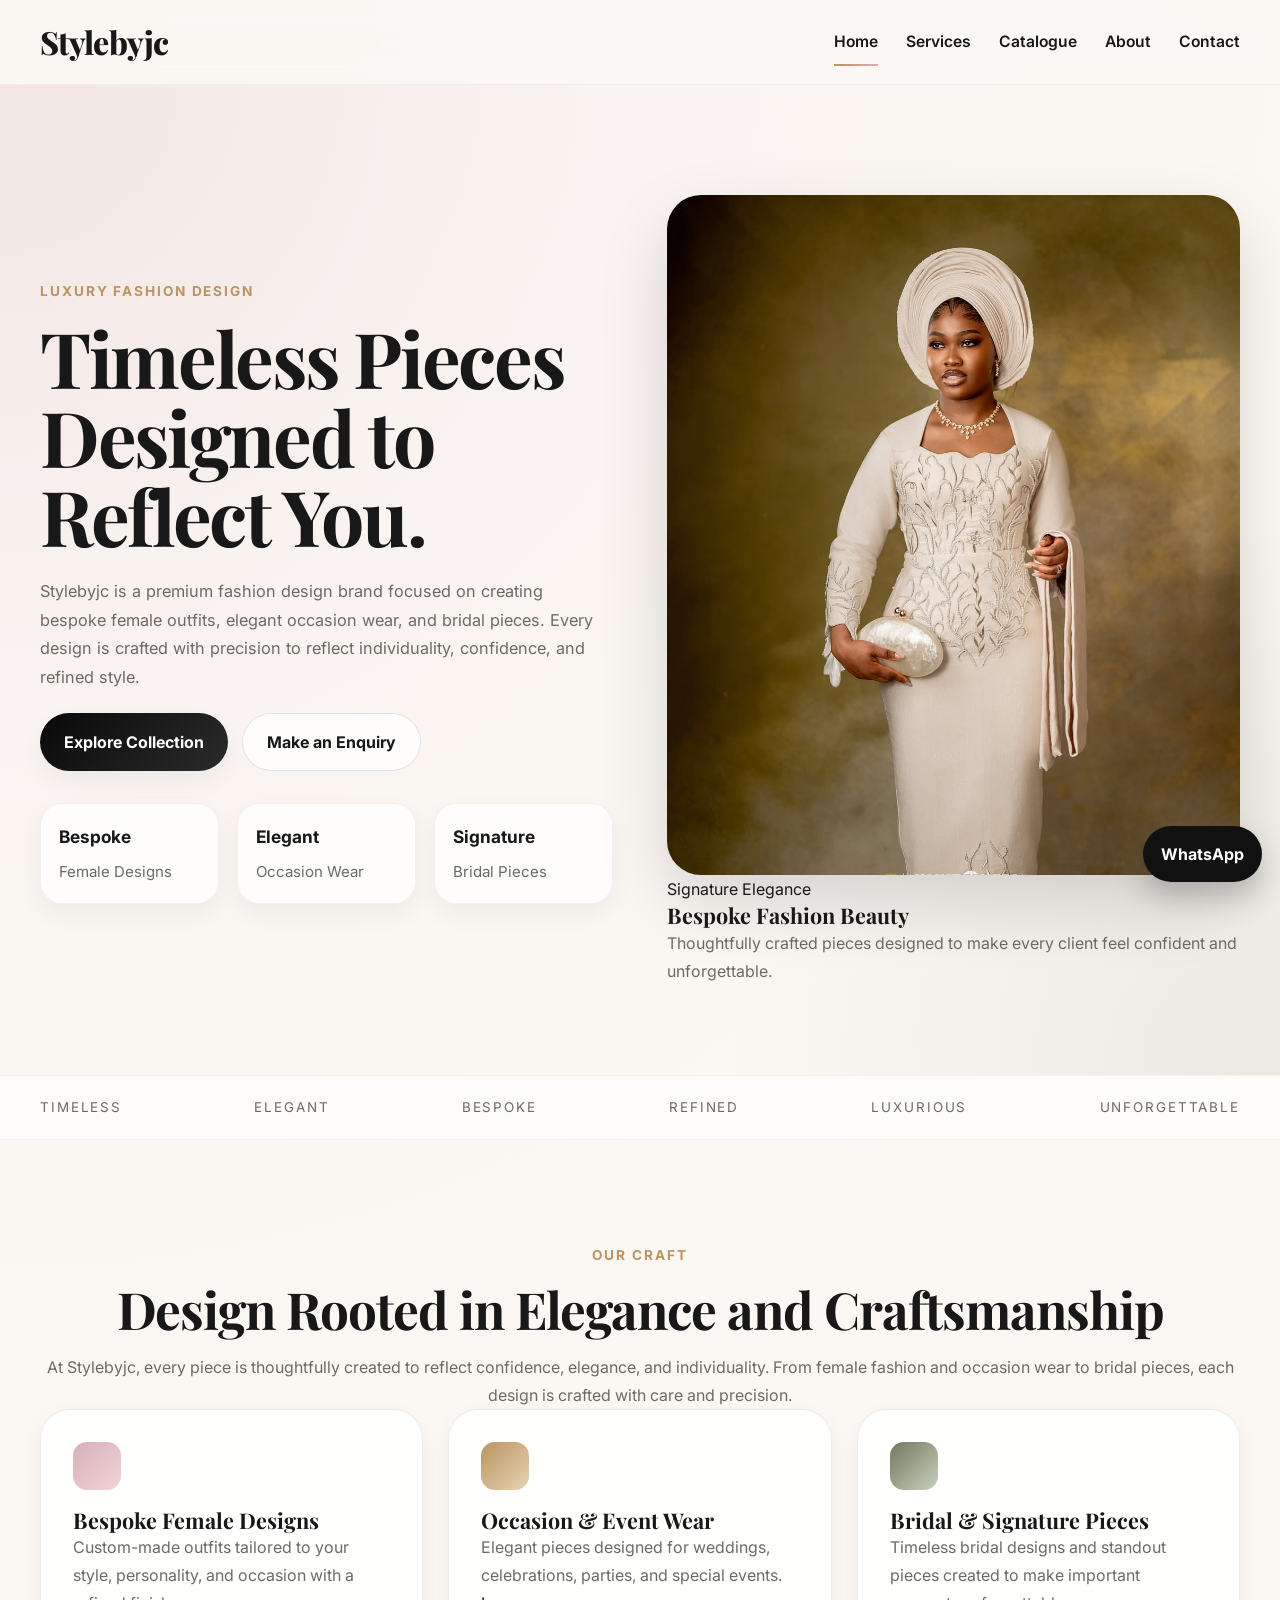
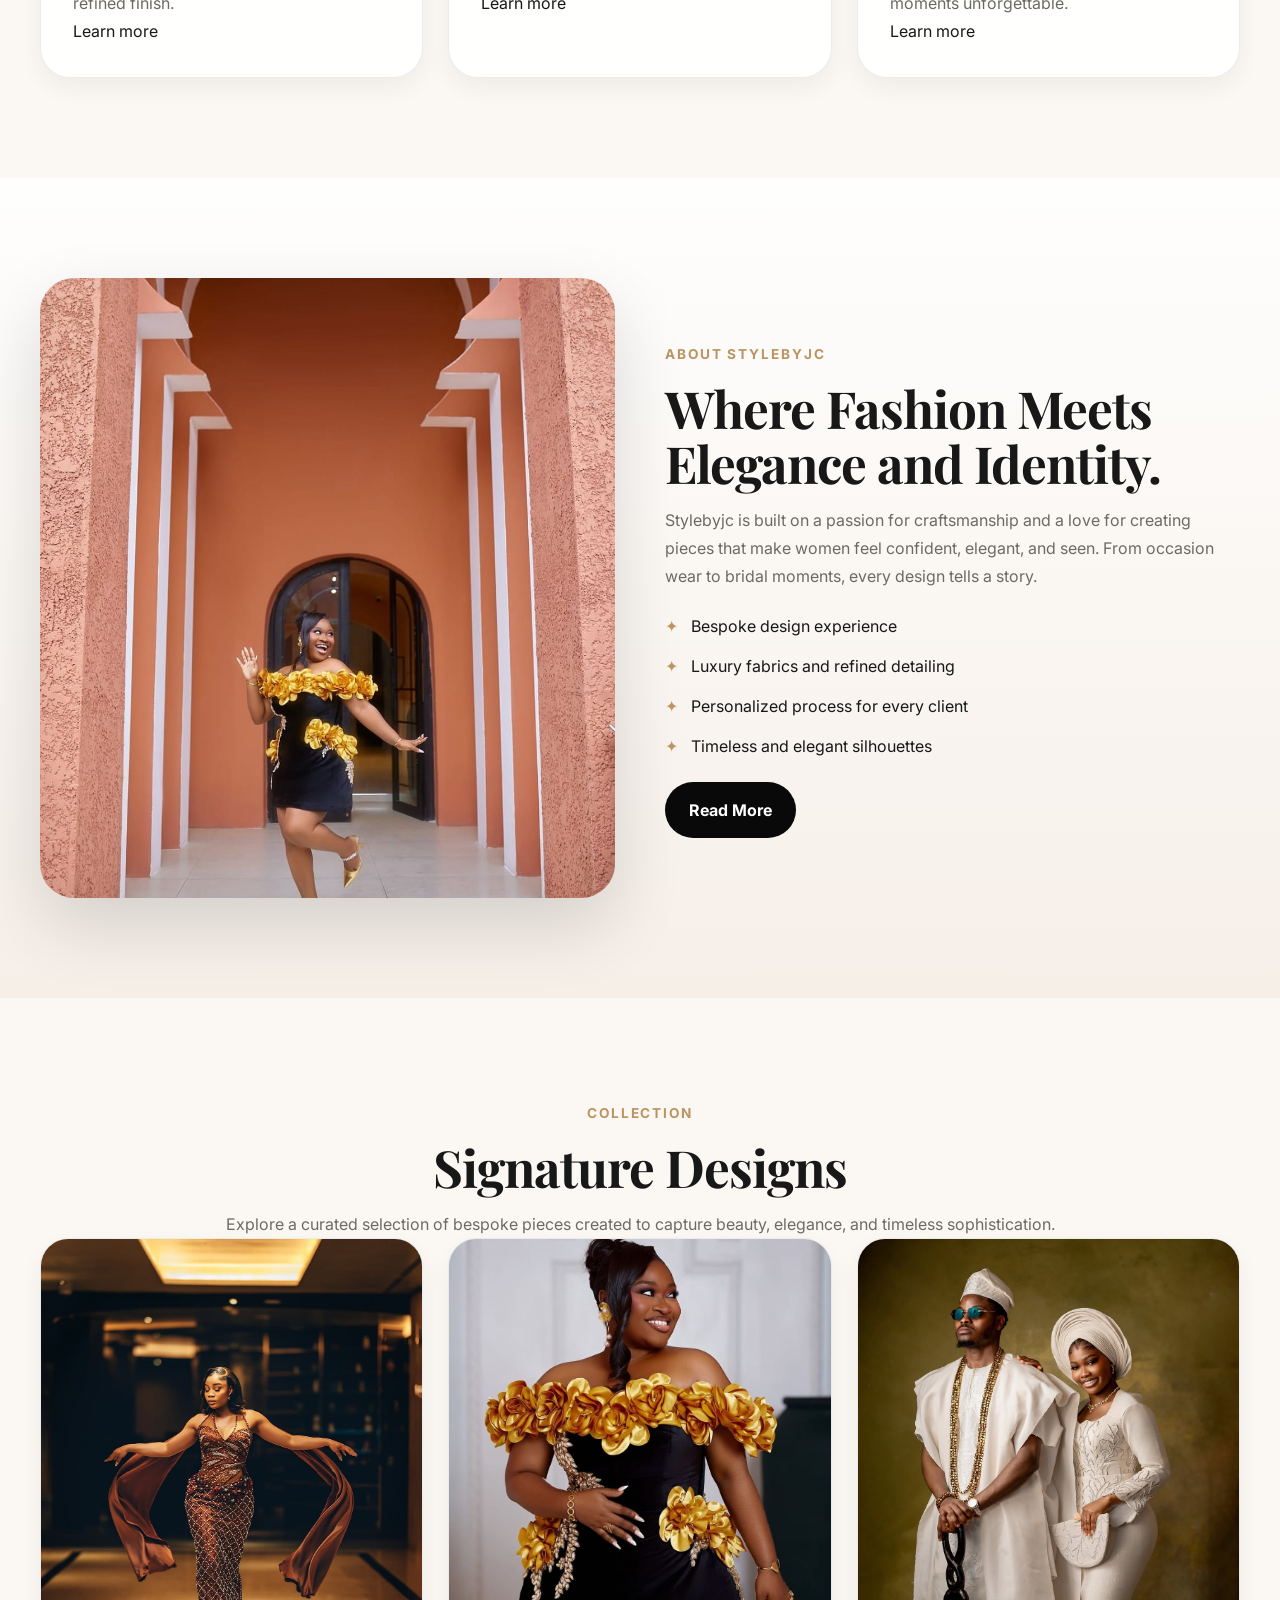
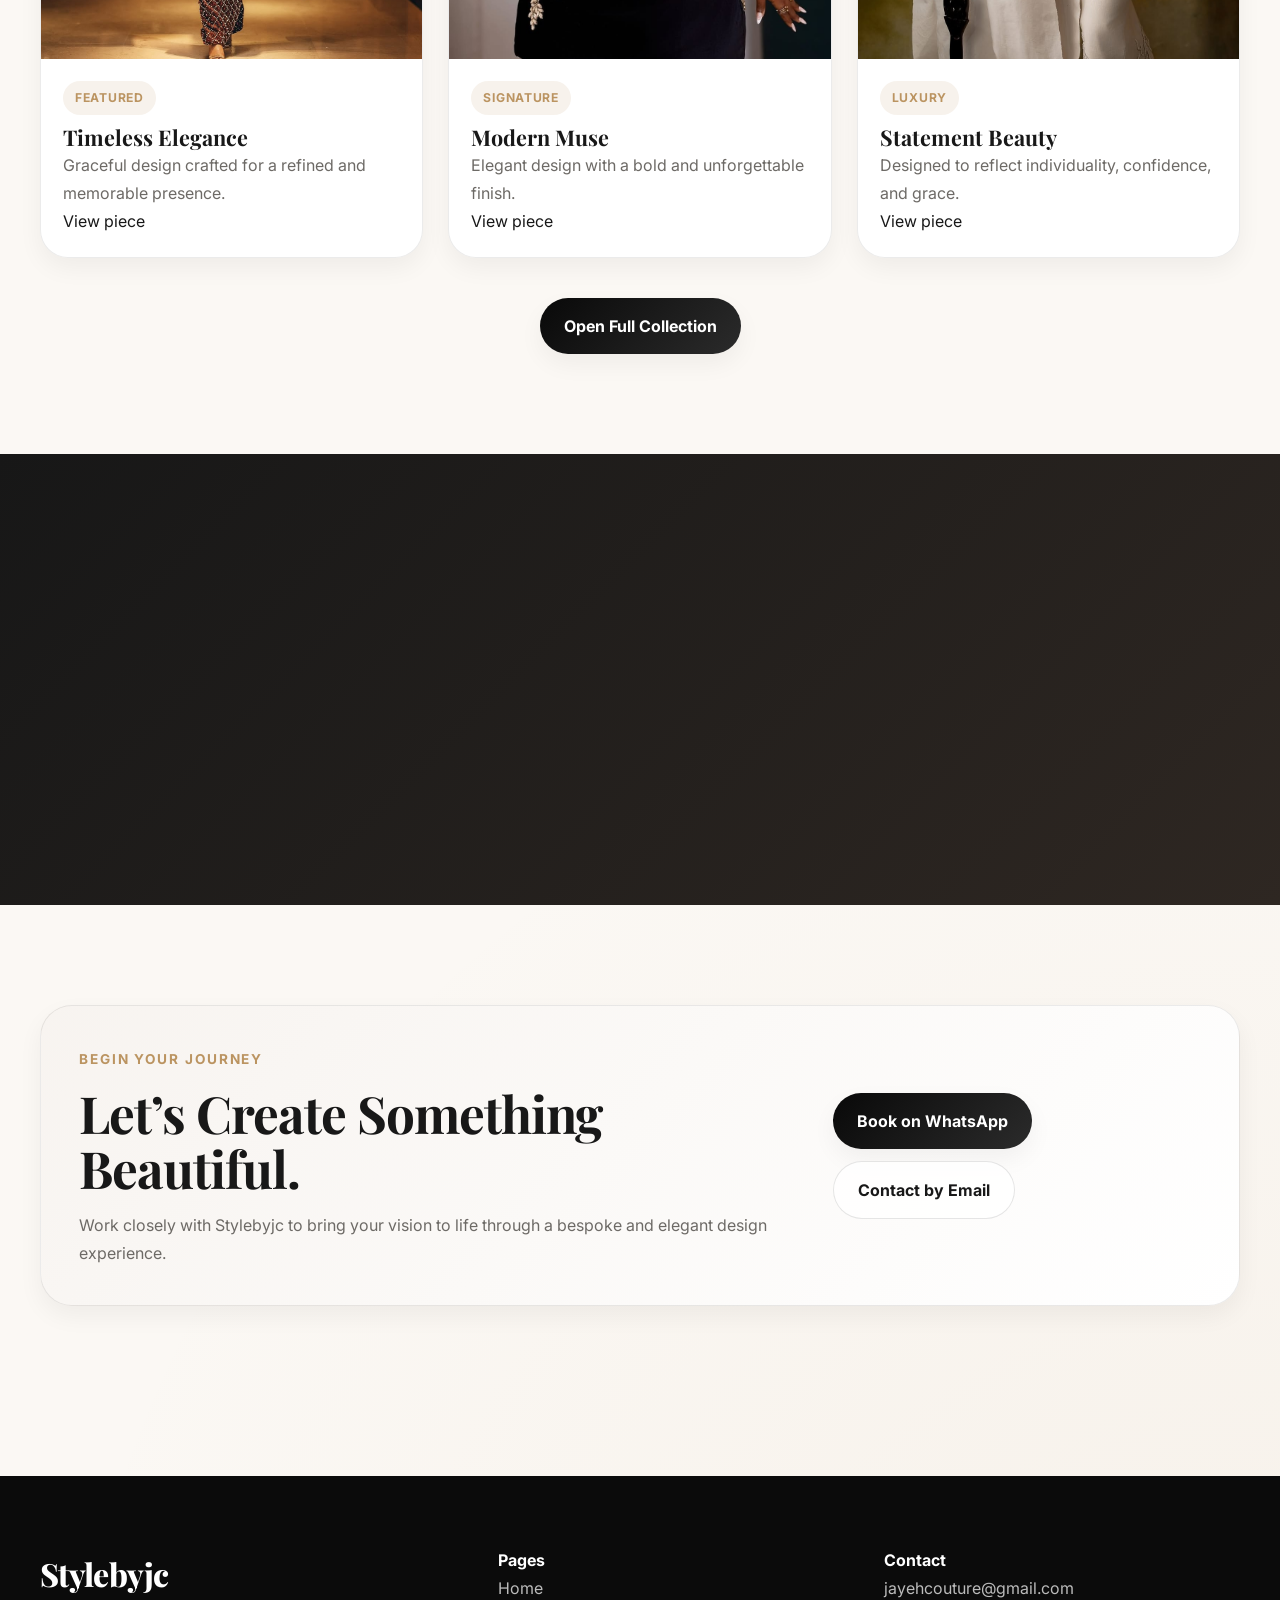
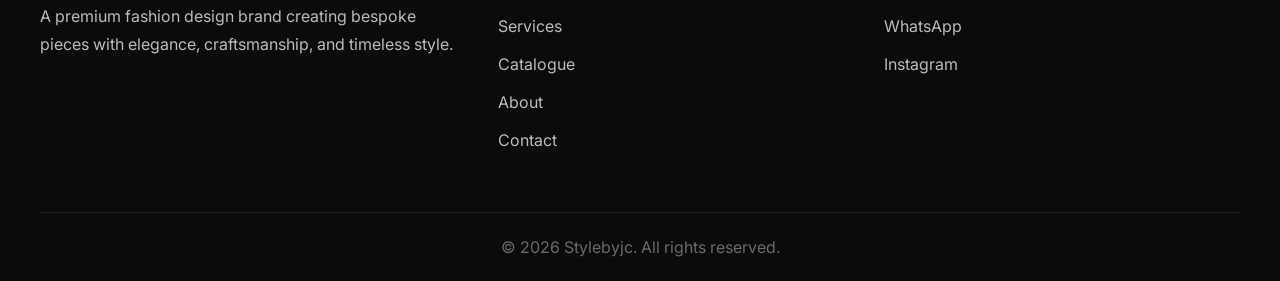
<file: index.html>
<!DOCTYPE html>
<html lang="en">
<head>
  <meta charset="UTF-8" />
  <meta name="viewport" content="width=device-width, initial-scale=1.0" />
  <title>Stylebyjc | Luxury Fashion Designer</title>
  <meta
    name="description"
    content="Stylebyjc is a premium fashion design brand creating bespoke female outfits, bridal pieces, and occasional male designs with elegance, craftsmanship, and individuality."
  />

  <link rel="preconnect" href="https://fonts.googleapis.com" />
  <link rel="preconnect" href="https://fonts.gstatic.com" crossorigin />
  <link
    href="https://fonts.googleapis.com/css2?family=Inter:wght@400;500;600;700;800&family=Playfair+Display:wght@600;700;800&display=swap"
    rel="stylesheet"
  />

  <link rel="stylesheet" href="style.css" />
</head>
<body>
  <div class="page-wrap">

    <header class="site-header">
      <div class="container nav-wrap">
        <a href="index.html" class="logo">Stylebyjc</a>

        <button
          class="menu-toggle"
          id="menuToggle"
          aria-label="Toggle navigation"
          aria-expanded="false"
          aria-controls="siteNav"
        >
          <span></span>
          <span></span>
          <span></span>
        </button>

        <nav class="site-nav" id="siteNav">
          <a class="active" href="index.html">Home</a>
          <a href="services.html">Services</a>
          <a href="catalogue.html">Catalogue</a>
          <a href="about.html">About</a>
          <a href="contact.html">Contact</a>
        </nav>
      </div>
    </header>

    <main>
      <section class="hero-section">
        <div class="container hero-grid">
          <div class="hero-content reveal">
            <span class="eyebrow">Luxury Fashion Design</span>
            <h1>Timeless Pieces Designed to Reflect You.</h1>
            <p>
              Stylebyjc is a premium fashion design brand focused on creating bespoke
              female outfits, elegant occasion wear, and bridal pieces. Every design is
              crafted with precision to reflect individuality, confidence, and refined style.
            </p>

            <div class="hero-actions">
              <a href="catalogue.html" class="btn btn-primary">Explore Collection</a>
              <a href="contact.html" class="btn btn-secondary">Make an Enquiry</a>
            </div>

            <div class="hero-mini-stats">
              <div>
                <strong>Bespoke</strong>
                <span>Female Designs</span>
              </div>
              <div>
                <strong>Elegant</strong>
                <span>Occasion Wear</span>
              </div>
              <div>
                <strong>Signature</strong>
                <span>Bridal Pieces</span>
              </div>
            </div>
          </div>

          <div class="hero-visual reveal delay-1">
            <div class="hero-image-card tilt-card">
              <img
                src="images/hero-main.jpg"
                alt="Stylebyjc fashion design hero image"
              />
            </div>

            <div class="hero-floating-card card-soft">
              <span class="mini-tag">Signature Elegance</span>
              <h3>Bespoke Fashion Beauty</h3>
              <p>
                Thoughtfully crafted pieces designed to make every client feel confident and unforgettable.
              </p>
            </div>
          </div>
        </div>
      </section>

      <section class="brand-bar">
        <div class="container brand-track">
          <span>Timeless</span>
          <span>Elegant</span>
          <span>Bespoke</span>
          <span>Refined</span>
          <span>Luxurious</span>
          <span>Unforgettable</span>
        </div>
      </section>

      <section class="section">
        <div class="container">
          <div class="section-head center reveal">
            <span class="eyebrow">Our Craft</span>
            <h2>Design Rooted in Elegance and Craftsmanship</h2>
            <p>
              At Stylebyjc, every piece is thoughtfully created to reflect confidence,
              elegance, and individuality. From female fashion and occasion wear to
              bridal pieces, each design is crafted with care and precision.
            </p>
          </div>

          <div class="cards-grid three-grid">
            <article class="feature-card reveal">
              <div class="card-icon pink"></div>
              <h3>Bespoke Female Designs</h3>
              <p>
                Custom-made outfits tailored to your style, personality, and occasion with a refined finish.
              </p>
              <a href="services.html" class="text-link">Learn more</a>
            </article>

            <article class="feature-card reveal delay-1">
              <div class="card-icon gold"></div>
              <h3>Occasion & Event Wear</h3>
              <p>
                Elegant pieces designed for weddings, celebrations, parties, and special events.
              </p>
              <a href="services.html" class="text-link">Learn more</a>
            </article>

            <article class="feature-card reveal delay-2">
              <div class="card-icon olive"></div>
              <h3>Bridal & Signature Pieces</h3>
              <p>
                Timeless bridal designs and standout pieces created to make important moments unforgettable.
              </p>
              <a href="services.html" class="text-link">Learn more</a>
            </article>
          </div>
        </div>
      </section>

      <section class="section soft-bg">
        <div class="container split-grid">
          <div class="split-image reveal tilt-card">
            <img
              src="images/home-about.jpg"
              alt="Stylebyjc fashion editorial portrait"
            />
          </div>

          <div class="split-content reveal delay-1">
            <span class="eyebrow">About Stylebyjc</span>
            <h2>Where Fashion Meets Elegance and Identity.</h2>
            <p>
              Stylebyjc is built on a passion for craftsmanship and a love for
              creating pieces that make women feel confident, elegant, and seen.
              From occasion wear to bridal moments, every design tells a story.
            </p>
            <ul class="check-list">
              <li>Bespoke design experience</li>
              <li>Luxury fabrics and refined detailing</li>
              <li>Personalized process for every client</li>
              <li>Timeless and elegant silhouettes</li>
            </ul>
            <a href="about.html" class="btn btn-dark">Read More</a>
          </div>
        </div>
      </section>

      <section class="section">
        <div class="container">
          <div class="section-head center reveal">
            <span class="eyebrow">Collection</span>
            <h2>Signature Designs</h2>
            <p>
              Explore a curated selection of bespoke pieces created to capture beauty,
              elegance, and timeless sophistication.
            </p>
          </div>

          <div class="catalogue-grid">
            <article class="catalogue-card reveal">
              <div class="catalogue-image-wrap">
                <img
                  src="images/home-catalogue-1.jpg"
                  alt="Stylebyjc design 1"
                />
              </div>
              <div class="catalogue-info">
                <span class="catalogue-tag">Featured</span>
                <h3>Timeless Elegance</h3>
                <p>Graceful design crafted for a refined and memorable presence.</p>
                <a href="catalogue.html" class="text-link">View piece</a>
              </div>
            </article>

            <article class="catalogue-card reveal delay-1">
              <div class="catalogue-image-wrap">
                <img
                  src="images/home-catalogue-2.jpg"
                  alt="Stylebyjc design 2"
                />
              </div>
              <div class="catalogue-info">
                <span class="catalogue-tag">Signature</span>
                <h3>Modern Muse</h3>
                <p>Elegant design with a bold and unforgettable finish.</p>
                <a href="catalogue.html" class="text-link">View piece</a>
              </div>
            </article>

            <article class="catalogue-card reveal delay-2">
              <div class="catalogue-image-wrap">
                <img
                  src="images/home-catalogue-3.jpg"
                  alt="Stylebyjc design 3"
                />
              </div>
              <div class="catalogue-info">
                <span class="catalogue-tag">Luxury</span>
                <h3>Statement Beauty</h3>
                <p>Designed to reflect individuality, confidence, and grace.</p>
                <a href="catalogue.html" class="text-link">View piece</a>
              </div>
            </article>
          </div>

          <div class="center top-gap reveal">
            <a href="catalogue.html" class="btn btn-primary">Open Full Collection</a>
          </div>
        </div>
      </section>

      <section class="section dark-band">
        <div class="container testimonial-grid">
          <div class="testimonial-copy reveal">
            <span class="eyebrow light">Brand Note</span>
            <h2>Style That Feels Personal and Unforgettable.</h2>
            <p>
              At Stylebyjc, every design is created to reflect confidence,
              elegance, and individuality — whether it’s for everyday wear,
              a special occasion, or your most important moments.
            </p>
          </div>

          <div class="testimonial-box reveal delay-1">
            <p>
              “Beautiful design should feel like an extension of who you are —
              refined, intentional, and unforgettable.”
            </p>
            <span>— Stylebyjc</span>
          </div>
        </div>
      </section>

      <section class="section">
        <div class="container cta-panel reveal">
          <div>
            <span class="eyebrow">Begin Your Journey</span>
            <h2>Let’s Create Something Beautiful.</h2>
            <p>
              Work closely with Stylebyjc to bring your vision to life through
              a bespoke and elegant design experience.
            </p>
          </div>

          <div class="cta-buttons">
            <a
              href="https://wa.me/2349056727753?text=Hello%20Stylebyjc%2C%20I%20would%20like%20to%20make%20an%20enquiry."
              target="_blank"
              class="btn btn-primary"
            >
              Book on WhatsApp
            </a>
            <a href="contact.html" class="btn btn-secondary">Contact by Email</a>
          </div>
        </div>
      </section>
    </main>

    <footer class="site-footer">
      <div class="container footer-grid">
        <div class="footer-brand">
          <a href="index.html" class="logo footer-logo">Stylebyjc</a>
          <p>
            A premium fashion design brand creating bespoke pieces with elegance,
            craftsmanship, and timeless style.
          </p>
        </div>

        <div>
          <h4>Pages</h4>
          <ul>
            <li><a href="index.html">Home</a></li>
            <li><a href="services.html">Services</a></li>
            <li><a href="catalogue.html">Catalogue</a></li>
            <li><a href="about.html">About</a></li>
            <li><a href="contact.html">Contact</a></li>
          </ul>
        </div>

        <div>
          <h4>Contact</h4>
          <ul>
            <li><a href="mailto:jayehcouture@gmail.com">jayehcouture@gmail.com</a></li>
            <li><a href="https://wa.me/2349056727753" target="_blank">WhatsApp</a></li>
            <li><a href="#">Instagram</a></li>
          </ul>
        </div>
      </div>

      <div class="container footer-bottom">
        <p>© 2026 Stylebyjc. All rights reserved.</p>
      </div>
    </footer>

    <a
      class="whatsapp-float"
      href="https://wa.me/2349056727753?text=Hello%20Stylebyjc%2C%20I%20would%20like%20to%20make%20an%20enquiry."
      target="_blank"
      aria-label="Chat on WhatsApp"
    >
      WhatsApp
    </a>
  </div>

  <script src="script.js"></script>
</body>
</html>
</file>
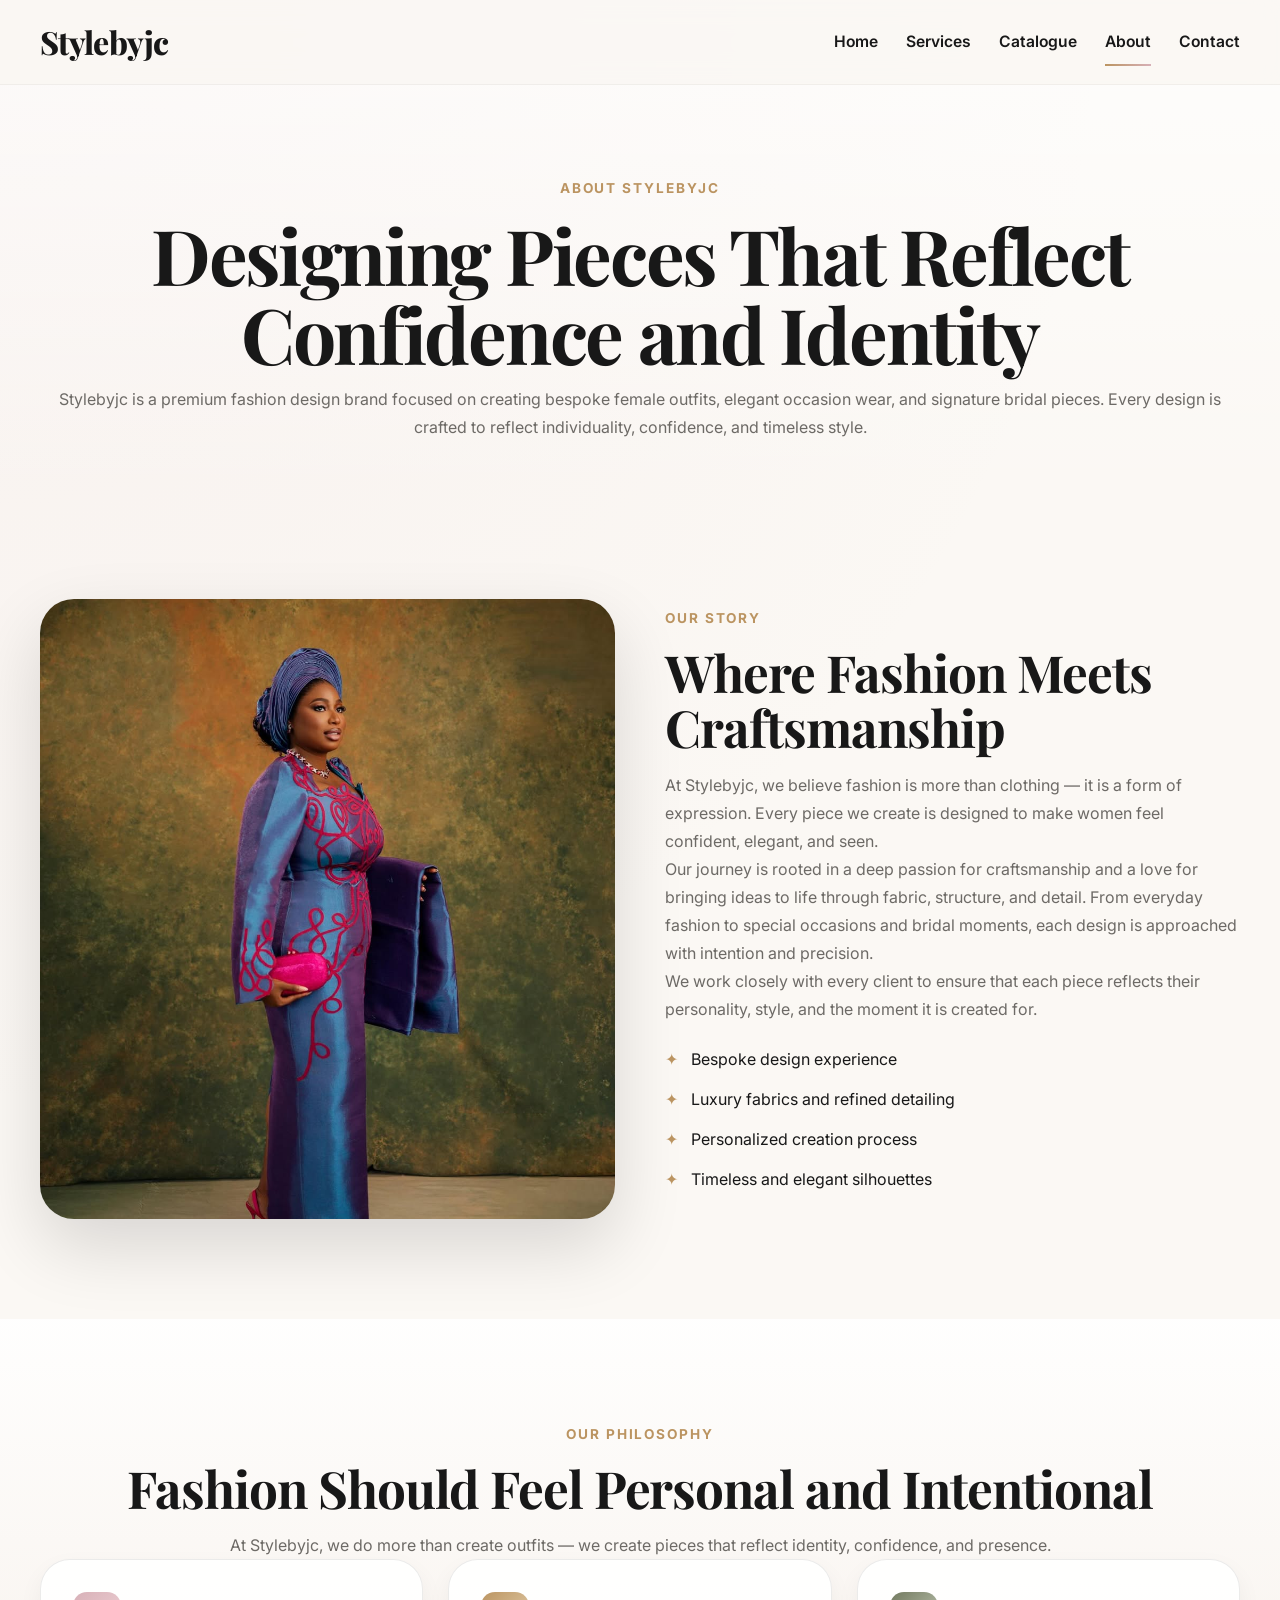
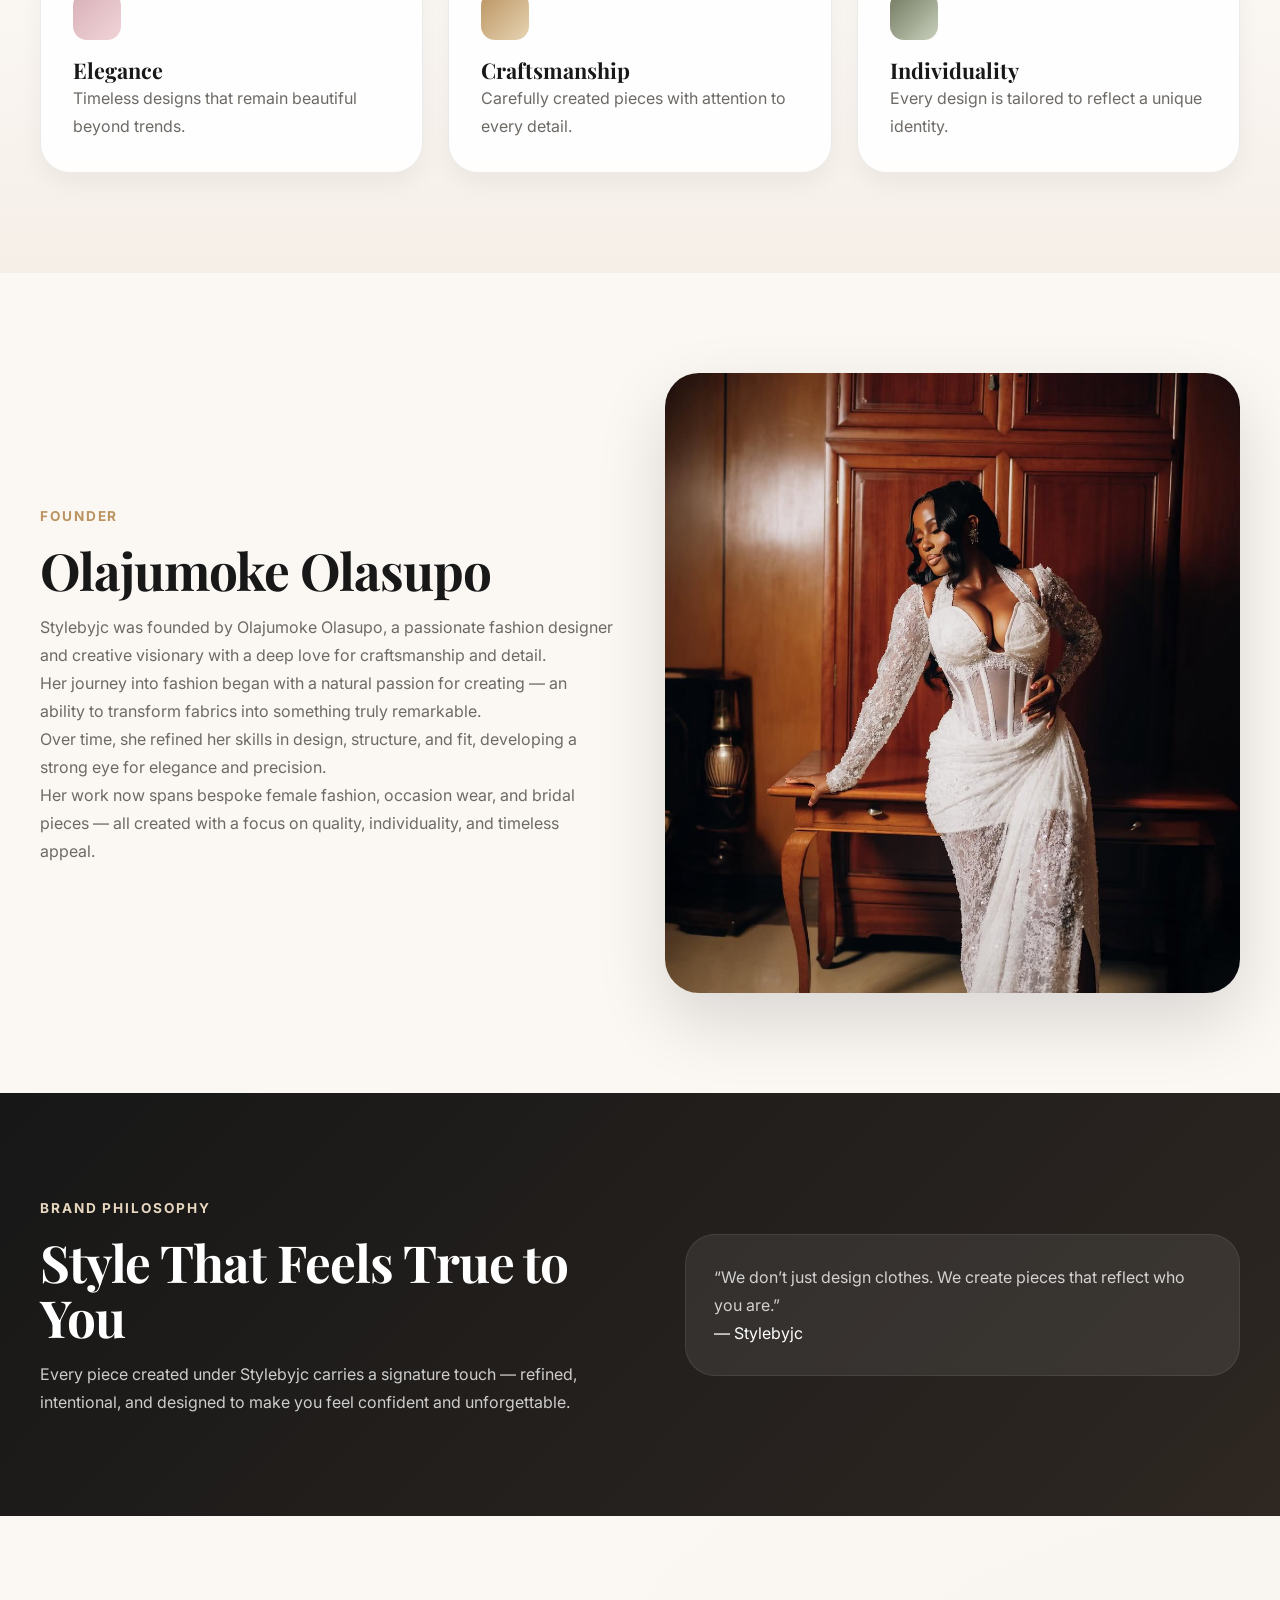
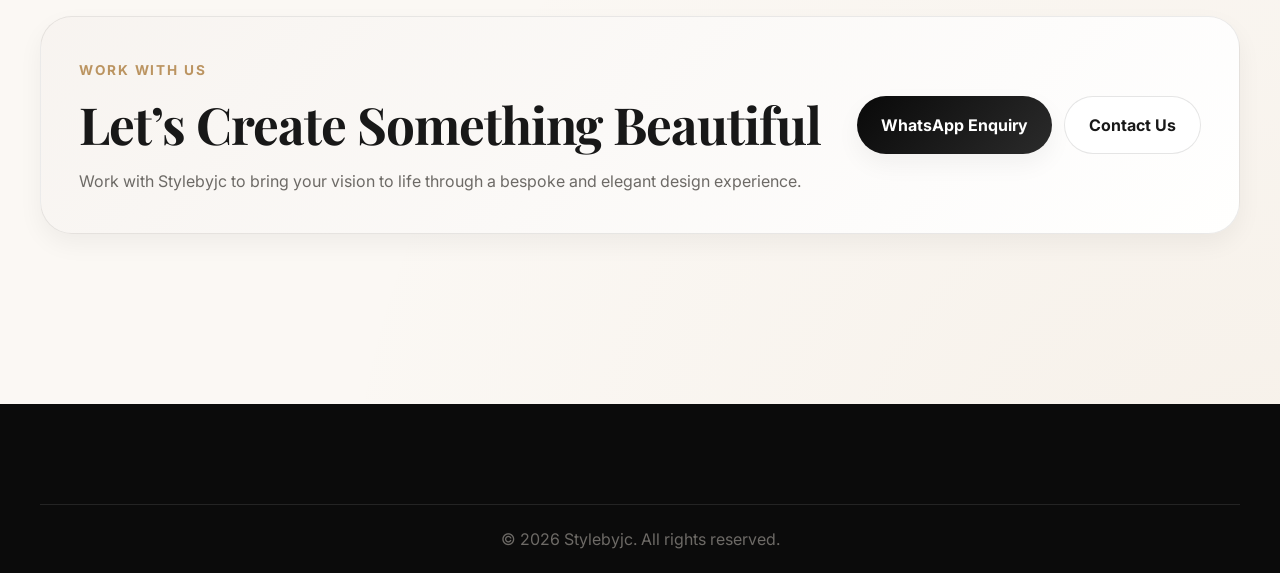
<file: about.html>
<!DOCTYPE html>
<html lang="en">
<head>

<meta charset="UTF-8">
<meta name="viewport" content="width=device-width, initial-scale=1.0">

<title>About | Stylebyjc</title>

<meta name="description"
content="Learn about Stylebyjc, a premium fashion design brand creating bespoke female outfits, occasion wear, bridal pieces, and timeless designs with elegance and craftsmanship.">

<link rel="preconnect" href="https://fonts.googleapis.com">
<link rel="preconnect" href="https://fonts.gstatic.com" crossorigin>

<link href="https://fonts.googleapis.com/css2?family=Inter:wght@400;500;600;700;800&family=Playfair+Display:wght@600;700;800&display=swap" rel="stylesheet">

<link rel="stylesheet" href="style.css">

</head>

<body>

<div class="page-wrap">

<header class="site-header">
<div class="container nav-wrap">

<a href="index.html" class="logo">Stylebyjc</a>

<button class="menu-toggle" id="menuToggle">
<span></span>
<span></span>
<span></span>
</button>

<nav class="site-nav" id="siteNav">
<a href="index.html">Home</a>
<a href="services.html">Services</a>
<a href="catalogue.html">Catalogue</a>
<a class="active" href="about.html">About</a>
<a href="contact.html">Contact</a>
</nav>

</div>
</header>

<main>

<!-- HERO -->
<section class="page-hero light-page-hero">
<div class="container center reveal">

<span class="eyebrow">About Stylebyjc</span>

<h1>Designing Pieces That Reflect Confidence and Identity</h1>

<p>
Stylebyjc is a premium fashion design brand focused on creating bespoke
female outfits, elegant occasion wear, and signature bridal pieces.
Every design is crafted to reflect individuality, confidence, and timeless style.
</p>

</div>
</section>

<!-- BRAND STORY -->
<section class="section">
<div class="container split-grid align-start">

<div class="split-image reveal tilt-card">
<img src="images/about-hero.jpg" alt="Stylebyjc fashion design">
</div>

<div class="split-content reveal delay-1">

<span class="eyebrow">Our Story</span>

<h2>Where Fashion Meets Craftsmanship</h2>

<p>
At Stylebyjc, we believe fashion is more than clothing — it is a form of expression.
Every piece we create is designed to make women feel confident, elegant, and seen.
</p>

<p>
Our journey is rooted in a deep passion for craftsmanship and a love for
bringing ideas to life through fabric, structure, and detail.
From everyday fashion to special occasions and bridal moments,
each design is approached with intention and precision.
</p>

<p>
We work closely with every client to ensure that each piece reflects
their personality, style, and the moment it is created for.
</p>

<ul class="check-list">
<li>Bespoke design experience</li>
<li>Luxury fabrics and refined detailing</li>
<li>Personalized creation process</li>
<li>Timeless and elegant silhouettes</li>
</ul>

</div>

</div>
</section>

<!-- PHILOSOPHY -->
<section class="section soft-bg">
<div class="container">

<div class="section-head center reveal">

<span class="eyebrow">Our Philosophy</span>

<h2>Fashion Should Feel Personal and Intentional</h2>

<p>
At Stylebyjc, we do more than create outfits — we create pieces that
reflect identity, confidence, and presence.
</p>

</div>

<div class="cards-grid three-grid">

<div class="feature-card reveal">
<div class="card-icon pink"></div>
<h3>Elegance</h3>
<p>
Timeless designs that remain beautiful beyond trends.
</p>
</div>

<div class="feature-card reveal delay-1">
<div class="card-icon gold"></div>
<h3>Craftsmanship</h3>
<p>
Carefully created pieces with attention to every detail.
</p>
</div>

<div class="feature-card reveal delay-2">
<div class="card-icon olive"></div>
<h3>Individuality</h3>
<p>
Every design is tailored to reflect a unique identity.
</p>
</div>

</div>

</div>
</section>

<!-- FOUNDER -->
<section class="section">
<div class="container split-grid align-start">

<div class="split-content reveal">

<span class="eyebrow">Founder</span>

<h2>Olajumoke Olasupo</h2>

<p>
Stylebyjc was founded by Olajumoke Olasupo, a passionate fashion designer
and creative visionary with a deep love for craftsmanship and detail.
</p>

<p>
Her journey into fashion began with a natural passion for creating —
an ability to transform fabrics into something truly remarkable.
</p>

<p>
Over time, she refined her skills in design, structure, and fit,
developing a strong eye for elegance and precision.
</p>

<p>
Her work now spans bespoke female fashion, occasion wear,
and bridal pieces — all created with a focus on quality,
individuality, and timeless appeal.
</p>

</div>

<div class="split-image reveal delay-1 tilt-card">
<img src="images/about-feature.jpg" alt="Stylebyjc founder">
</div>

</div>
</section>

<!-- BRAND STATEMENT -->
<section class="section dark-band">
<div class="container testimonial-grid">

<div class="testimonial-copy reveal">

<span class="eyebrow light">Brand Philosophy</span>

<h2>Style That Feels True to You</h2>

<p>
Every piece created under Stylebyjc carries a signature touch —
refined, intentional, and designed to make you feel confident and unforgettable.
</p>

</div>

<div class="testimonial-box reveal delay-1">

<p>
“We don’t just design clothes. We create pieces that reflect who you are.”
</p>

<span>— Stylebyjc</span>

</div>

</div>
</section>

<!-- CTA -->
<section class="section">
<div class="container cta-panel reveal">

<div>
<span class="eyebrow">Work With Us</span>
<h2>Let’s Create Something Beautiful</h2>

<p>
Work with Stylebyjc to bring your vision to life through
a bespoke and elegant design experience.
</p>
</div>

<div class="cta-buttons">

<a href="https://wa.me/2349056727753" target="_blank" class="btn btn-primary">
WhatsApp Enquiry
</a>

<a href="contact.html" class="btn btn-secondary">
Contact Us
</a>

</div>

</div>
</section>

</main>

<footer class="site-footer">
<div class="container footer-bottom">
<p>© 2026 Stylebyjc. All rights reserved.</p>
</div>
</footer>

</div>

<script src="script.js"></script>

</body>
</html>
</file>
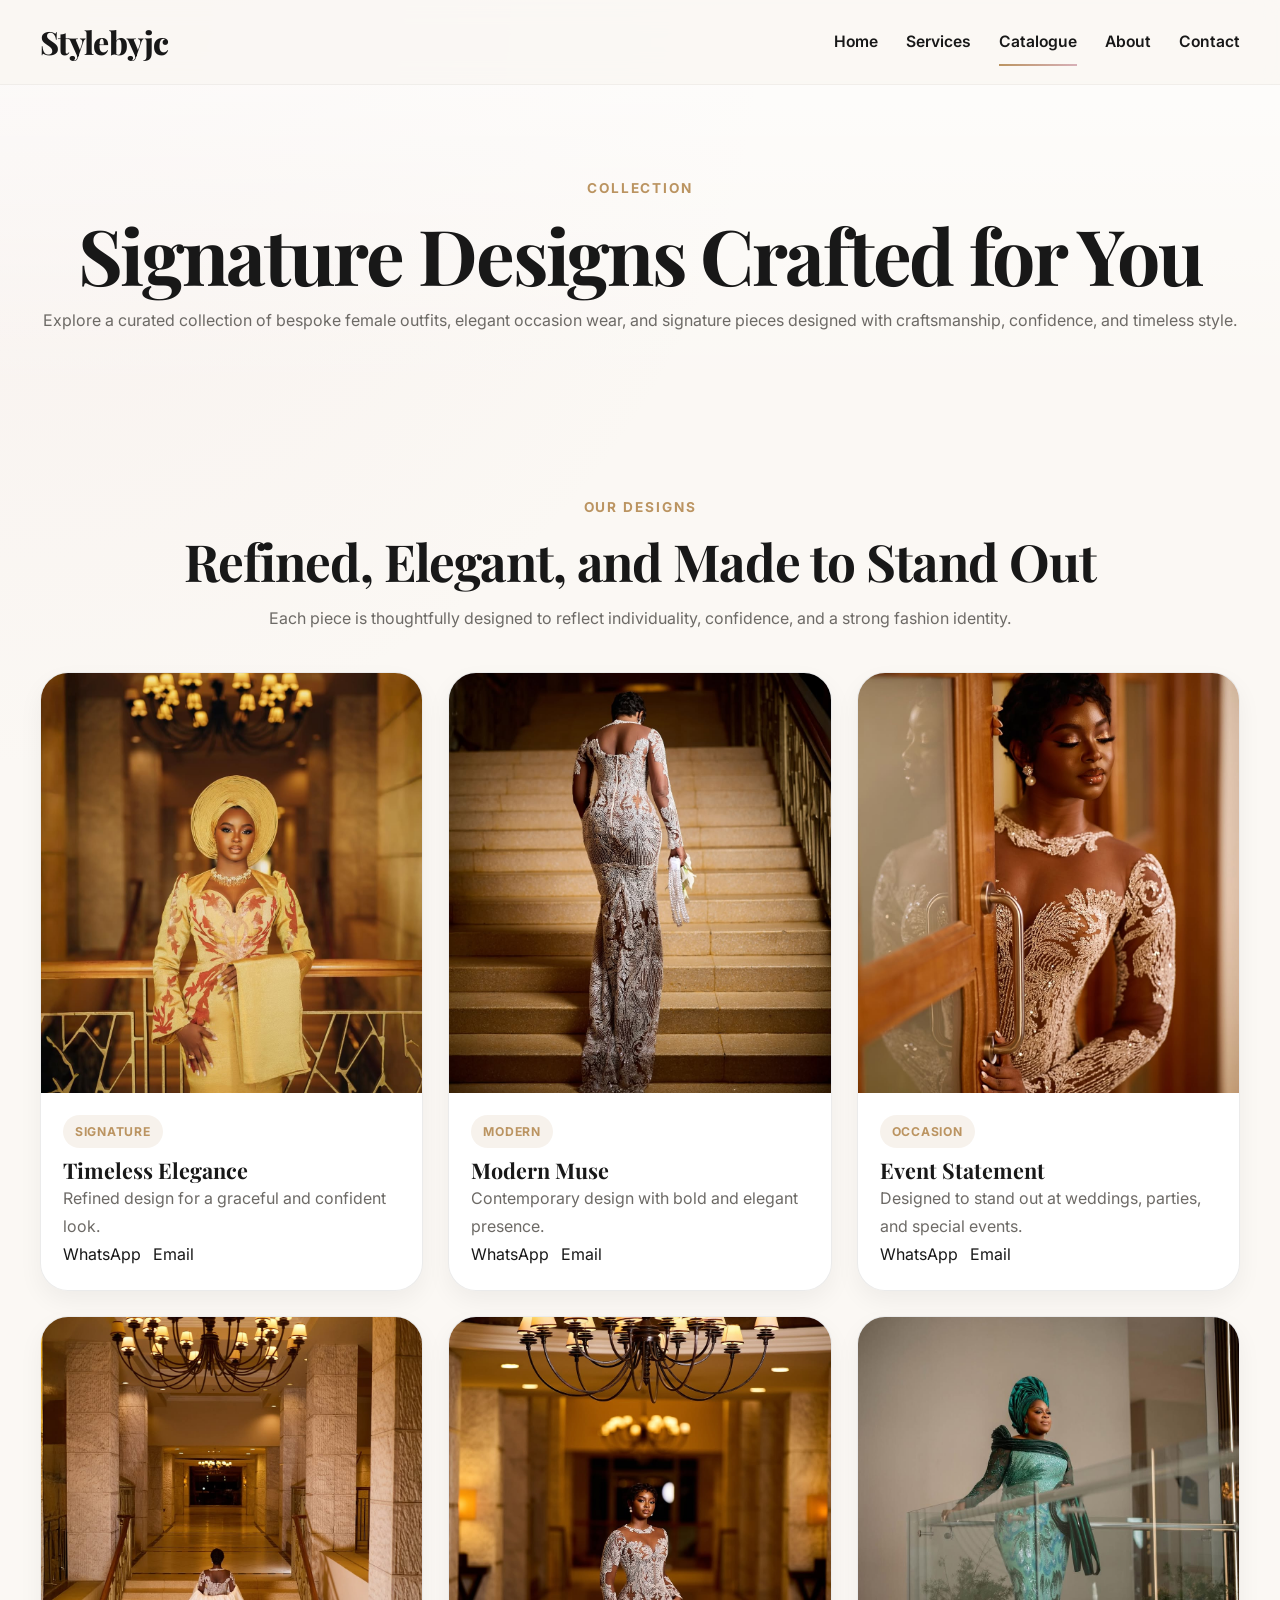
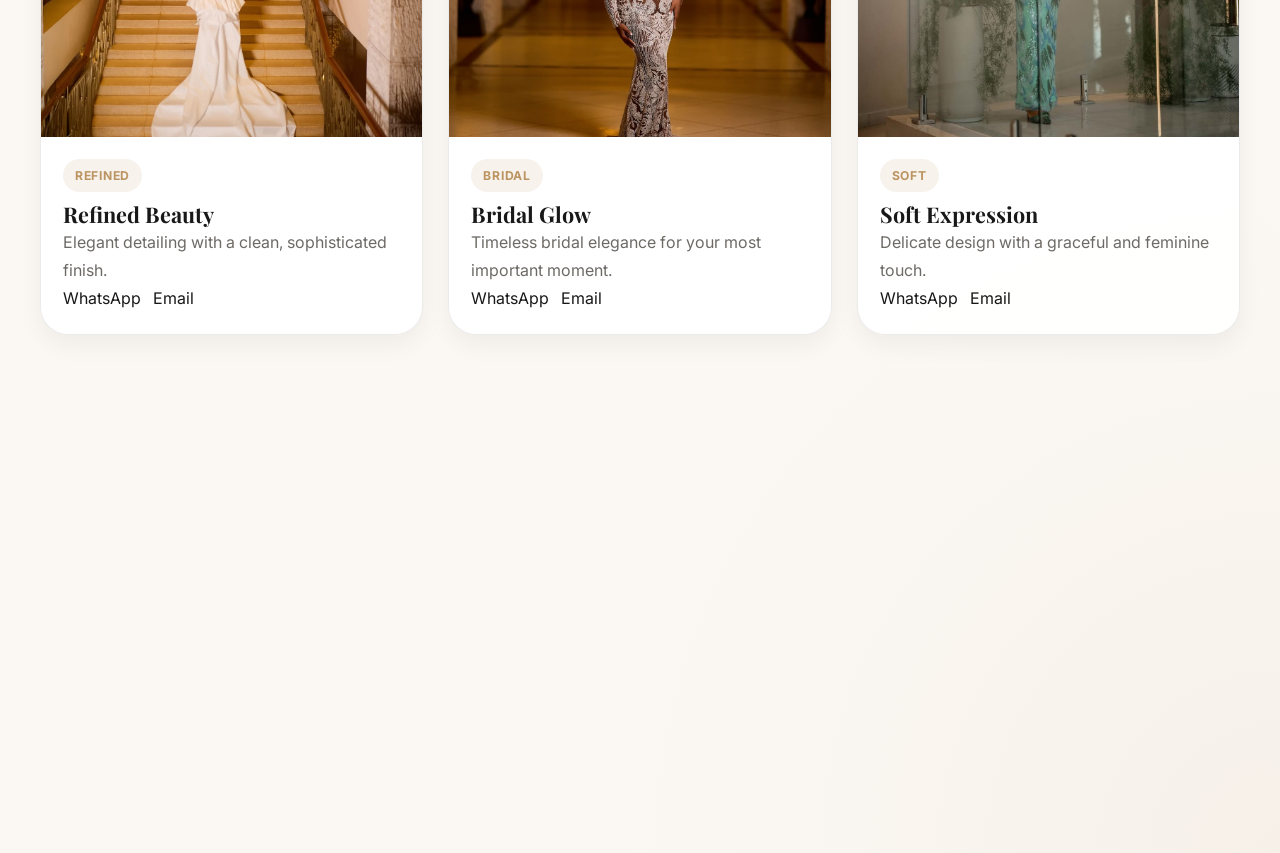
<file: catalogue.html>
<!DOCTYPE html>
<html lang="en">
<head>
  <meta charset="UTF-8" />
  <meta name="viewport" content="width=device-width, initial-scale=1.0" />
  <title>Stylebyjc | Collection</title>
  <meta
    name="description"
    content="Explore the Stylebyjc collection featuring bespoke female designs, occasion wear, bridal pieces, and signature fashion creations."
  />

  <link rel="preconnect" href="https://fonts.googleapis.com" />
  <link rel="preconnect" href="https://fonts.gstatic.com" crossorigin />
  <link
    href="https://fonts.googleapis.com/css2?family=Inter:wght@400;500;600;700;800&family=Playfair+Display:wght@600;700;800&display=swap"
    rel="stylesheet"
  />

  <link rel="stylesheet" href="style.css" />
</head>
<body>
  <div class="page-wrap">

    <!-- HEADER -->
    <header class="site-header">
      <div class="container nav-wrap">
        <a href="index.html" class="logo">Stylebyjc</a>

        <button class="menu-toggle" id="menuToggle">
          <span></span>
          <span></span>
          <span></span>
        </button>

        <nav class="site-nav" id="siteNav">
          <a href="index.html">Home</a>
          <a href="services.html">Services</a>
          <a class="active" href="catalogue.html">Catalogue</a>
          <a href="about.html">About</a>
          <a href="contact.html">Contact</a>
        </nav>
      </div>
    </header>

    <main>

      <!-- HERO -->
      <section class="page-hero light-page-hero">
        <div class="container center reveal">
          <span class="eyebrow">Collection</span>
          <h1>Signature Designs Crafted for You</h1>
          <p>
            Explore a curated collection of bespoke female outfits, elegant occasion wear,
            and signature pieces designed with craftsmanship, confidence, and timeless style.
          </p>
        </div>
      </section>

      <!-- COLLECTION -->
      <section class="section">
        <div class="container">
          <div class="section-head center reveal">
            <span class="eyebrow">Our Designs</span>
            <h2>Refined, Elegant, and Made to Stand Out</h2>
            <p>
              Each piece is thoughtfully designed to reflect individuality,
              confidence, and a strong fashion identity.
            </p>
          </div>

          <div class="catalogue-grid large-gap top-gap">

            <!-- ITEM 1 -->
            <article class="catalogue-card reveal">
              <div class="catalogue-image-wrap">
                <img src="images/catalogue-1.jpg" alt="Female design 1" />
              </div>
              <div class="catalogue-info">
                <span class="catalogue-tag">Signature</span>
                <h3>Timeless Elegance</h3>
                <p>Refined design for a graceful and confident look.</p>
                <div class="inline-actions">
                  <a href="https://wa.me/2349056727753" target="_blank" class="text-link">WhatsApp</a>
                  <a href="mailto:jayehcouture@gmail.com" class="text-link">Email</a>
                </div>
              </div>
            </article>

            <!-- ITEM 2 -->
            <article class="catalogue-card reveal delay-1">
              <div class="catalogue-image-wrap">
                <img src="images/catalogue-2.jpg" alt="Female design 2" />
              </div>
              <div class="catalogue-info">
                <span class="catalogue-tag">Modern</span>
                <h3>Modern Muse</h3>
                <p>Contemporary design with bold and elegant presence.</p>
                <div class="inline-actions">
                  <a href="https://wa.me/2349056727753" target="_blank" class="text-link">WhatsApp</a>
                  <a href="mailto:jayehcouture@gmail.com" class="text-link">Email</a>
                </div>
              </div>
            </article>

            <!-- ITEM 3 -->
            <article class="catalogue-card reveal delay-2">
              <div class="catalogue-image-wrap">
                <img src="images/catalogue-3.jpg" alt="Occasion wear design" />
              </div>
              <div class="catalogue-info">
                <span class="catalogue-tag">Occasion</span>
                <h3>Event Statement</h3>
                <p>Designed to stand out at weddings, parties, and special events.</p>
                <div class="inline-actions">
                  <a href="https://wa.me/2349056727753" target="_blank" class="text-link">WhatsApp</a>
                  <a href="mailto:jayehcouture@gmail.com" class="text-link">Email</a>
                </div>
              </div>
            </article>

            <!-- ITEM 4 -->
            <article class="catalogue-card reveal">
              <div class="catalogue-image-wrap">
                <img src="images/catalogue-4.jpg" alt="Female design 4" />
              </div>
              <div class="catalogue-info">
                <span class="catalogue-tag">Refined</span>
                <h3>Refined Beauty</h3>
                <p>Elegant detailing with a clean, sophisticated finish.</p>
                <div class="inline-actions">
                  <a href="https://wa.me/2349056727753" target="_blank" class="text-link">WhatsApp</a>
                  <a href="mailto:jayehcouture@gmail.com" class="text-link">Email</a>
                </div>
              </div>
            </article>

            <!-- ITEM 5 -->
            <article class="catalogue-card reveal delay-1">
              <div class="catalogue-image-wrap">
                <img src="images/catalogue-5.jpg" alt="Bridal design" />
              </div>
              <div class="catalogue-info">
                <span class="catalogue-tag">Bridal</span>
                <h3>Bridal Glow</h3>
                <p>Timeless bridal elegance for your most important moment.</p>
                <div class="inline-actions">
                  <a href="https://wa.me/2349056727753" target="_blank" class="text-link">WhatsApp</a>
                  <a href="mailto:jayehcouture@gmail.com" class="text-link">Email</a>
                </div>
              </div>
            </article>

            <!-- ITEM 6 -->
            <article class="catalogue-card reveal delay-2">
              <div class="catalogue-image-wrap">
                <img src="images/catalogue-6.jpg" alt="Soft design" />
              </div>
              <div class="catalogue-info">
                <span class="catalogue-tag">Soft</span>
                <h3>Soft Expression</h3>
                <p>Delicate design with a graceful and feminine touch.</p>
                <div class="inline-actions">
                  <a href="https://wa.me/2349056727753" target="_blank" class="text-link">WhatsApp</a>
                  <a href="mailto:jayehcouture@gmail.com" class="text-link">Email</a>
                </div>
              </div>
            </article>

          </div>
        </div>
      </section>

      <!-- CTA -->
      <section class="section">
        <div class="container cta-panel reveal">
          <div>
            <span class="eyebrow">Make an Enquiry</span>
            <h2>See Something You Love?</h2>
            <p>
              Reach out and let us create a custom piece tailored just for you.
            </p>
          </div>

          <div class="cta-buttons">
            <a href="https://wa.me/2349056727753" target="_blank" class="btn btn-primary">
              WhatsApp Enquiry
            </a>
            <a href="contact.html" class="btn btn-secondary">
              Contact Page
            </a>
          </div>
        </div>
      </section>

    </main>

  </div>

  <script src="script.js"></script>
</body>
</html>
</file>
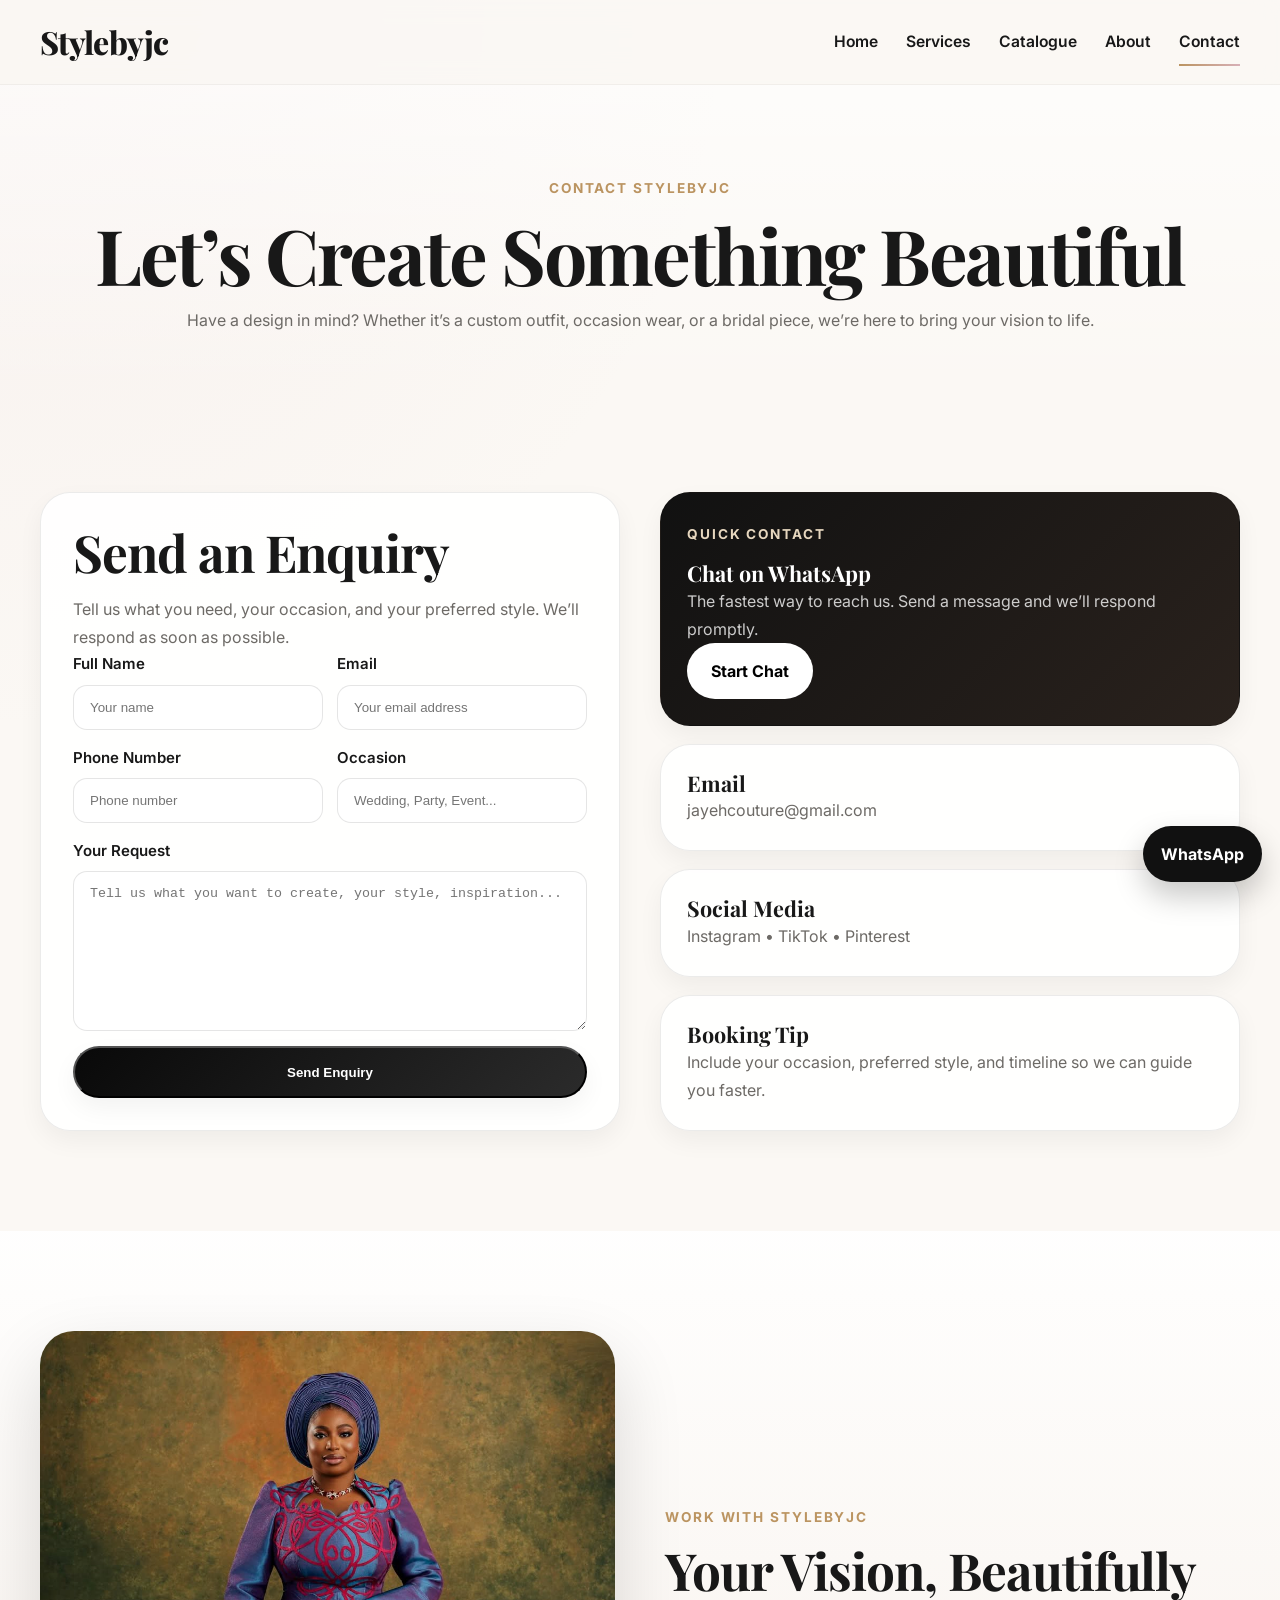
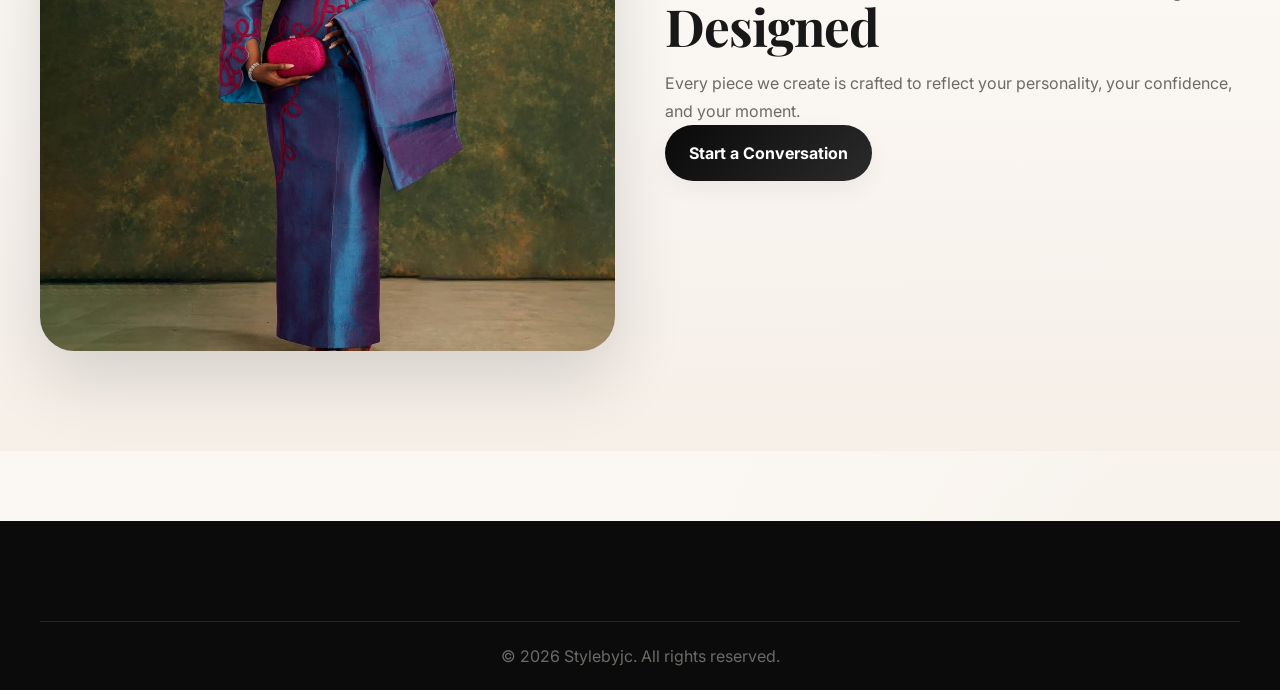
<file: contact.html>
<!DOCTYPE html>
<html lang="en">
<head>

<meta charset="UTF-8">
<meta name="viewport" content="width=device-width, initial-scale=1.0">

<title>Contact | Stylebyjc</title>

<meta name="description"
content="Contact Stylebyjc for bespoke female designs, occasion wear, bridal pieces, and custom fashion enquiries.">

<link rel="preconnect" href="https://fonts.googleapis.com">
<link rel="preconnect" href="https://fonts.gstatic.com" crossorigin>

<link href="https://fonts.googleapis.com/css2?family=Inter:wght@400;500;600;700;800&family=Playfair+Display:wght@600;700;800&display=swap" rel="stylesheet">

<link rel="stylesheet" href="style.css">

</head>

<body>

<div class="page-wrap">

<header class="site-header">
<div class="container nav-wrap">

<a href="index.html" class="logo">Stylebyjc</a>

<button class="menu-toggle" id="menuToggle">
<span></span>
<span></span>
<span></span>
</button>

<nav class="site-nav" id="siteNav">
<a href="index.html">Home</a>
<a href="services.html">Services</a>
<a href="catalogue.html">Catalogue</a>
<a href="about.html">About</a>
<a class="active" href="contact.html">Contact</a>
</nav>

</div>
</header>

<main>

<!-- HERO -->
<section class="page-hero light-page-hero">
<div class="container center reveal">

<span class="eyebrow">Contact Stylebyjc</span>

<h1>Let’s Create Something Beautiful</h1>

<p>
Have a design in mind? Whether it’s a custom outfit, occasion wear,
or a bridal piece, we’re here to bring your vision to life.
</p>

</div>
</section>

<!-- CONTACT SECTION -->
<section class="section">
<div class="container contact-layout">

<!-- FORM -->
<div class="contact-panel reveal">

<h2>Send an Enquiry</h2>

<p class="panel-intro">
Tell us what you need, your occasion, and your preferred style.
We’ll respond as soon as possible.
</p>

<form class="styled-form" action="mailto:jayehcouture@gmail.com" method="post" enctype="text/plain">

<div class="form-row">

<div class="form-field">
<label for="name">Full Name</label>
<input id="name" name="name" type="text" placeholder="Your name" required>
</div>

<div class="form-field">
<label for="email">Email</label>
<input id="email" name="email" type="email" placeholder="Your email address" required>
</div>

</div>

<div class="form-row">

<div class="form-field">
<label for="phone">Phone Number</label>
<input id="phone" name="phone" type="tel" placeholder="Phone number">
</div>

<div class="form-field">
<label for="occasion">Occasion</label>
<input id="occasion" name="occasion" type="text" placeholder="Wedding, Party, Event...">
</div>

</div>

<div class="form-field">
<label for="message">Your Request</label>
<textarea
id="message"
name="message"
rows="7"
placeholder="Tell us what you want to create, your style, inspiration..."
required></textarea>
</div>

<button type="submit" class="btn btn-primary full-width">
Send Enquiry
</button>

</form>

</div>

<!-- SIDE -->
<div class="contact-side reveal delay-1">

<div class="info-card dark-card">

<span class="eyebrow light">Quick Contact</span>

<h3>Chat on WhatsApp</h3>

<p>
The fastest way to reach us. Send a message and we’ll respond promptly.
</p>

<a
href="https://wa.me/2349056727753?text=Hello%20Stylebyjc%20I%20would%20like%20to%20make%20an%20enquiry."
target="_blank"
class="btn btn-light">
Start Chat
</a>

</div>

<div class="info-card">
<h3>Email</h3>
<p>
<a href="mailto:jayehcouture@gmail.com">jayehcouture@gmail.com</a>
</p>
</div>

<div class="info-card">
<h3>Social Media</h3>
<p>
<a href="#">Instagram</a> •
<a href="#">TikTok</a> •
<a href="#">Pinterest</a>
</p>
</div>

<div class="info-card">
<h3>Booking Tip</h3>
<p>
Include your occasion, preferred style, and timeline so we can guide you faster.
</p>
</div>

</div>

</div>
</section>

<!-- CTA -->
<section class="section soft-bg">
<div class="container split-grid align-start">

<div class="split-image reveal tilt-card">
<img src="images/contact-banner.jpg" alt="Stylebyjc fashion contact">
</div>

<div class="split-content reveal delay-1">

<span class="eyebrow">Work With Stylebyjc</span>

<h2>Your Vision, Beautifully Designed</h2>

<p>
Every piece we create is crafted to reflect your personality,
your confidence, and your moment.
</p>

<a
href="https://wa.me/2349056727753"
target="_blank"
class="btn btn-primary">
Start a Conversation
</a>

</div>

</div>
</section>

</main>

<footer class="site-footer">
<div class="container footer-bottom">
<p>© 2026 Stylebyjc. All rights reserved.</p>
</div>
</footer>

<a class="whatsapp-float"
href="https://wa.me/2349056727753"
target="_blank">
WhatsApp
</a>

</div>

<script src="script.js"></script>

</body>
</html>
</file>
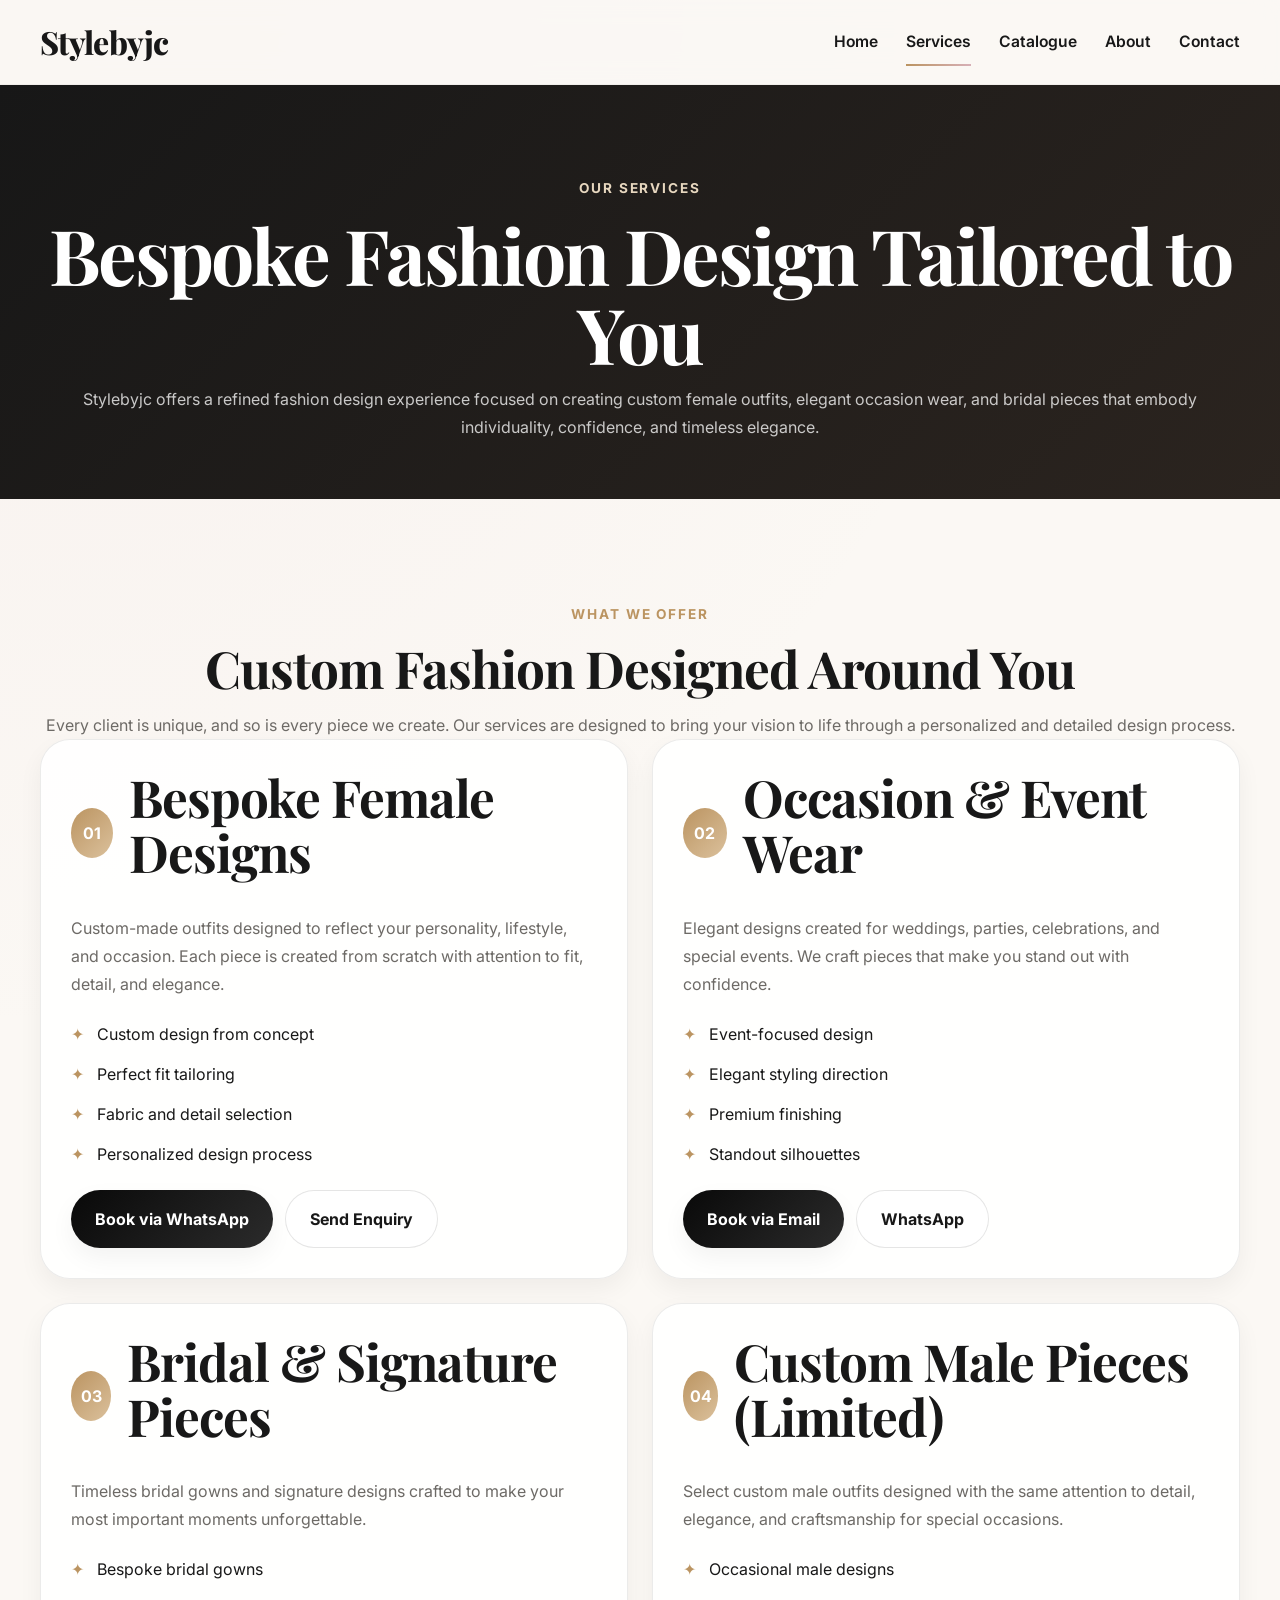
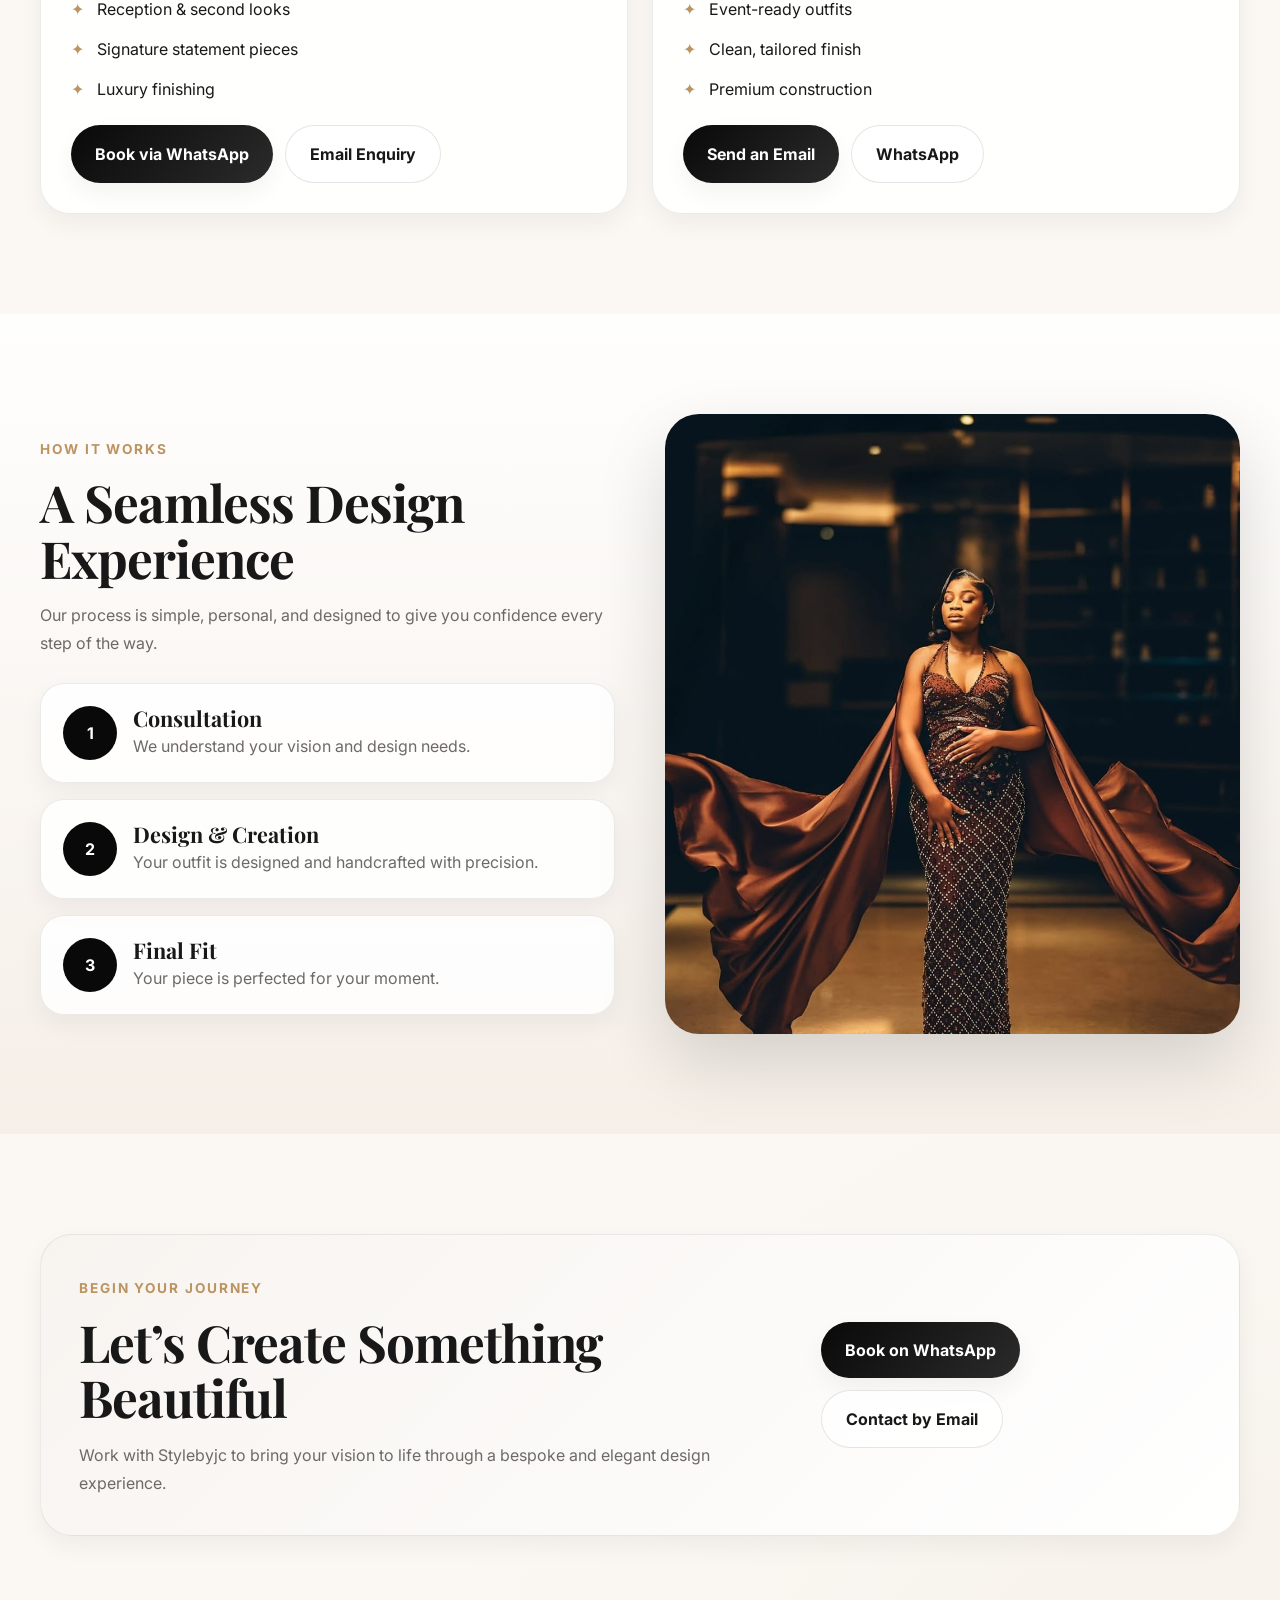
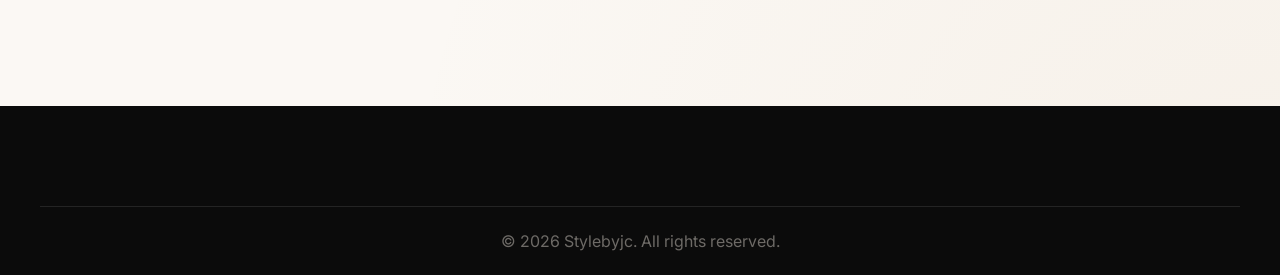
<file: services.html>
<!DOCTYPE html>
<html lang="en">
<head>
  <meta charset="UTF-8" />
  <meta name="viewport" content="width=device-width, initial-scale=1.0" />
  <title>Stylebyjc | Services</title>
  <meta
    name="description"
    content="Explore Stylebyjc services including bespoke female designs, occasion wear, bridal pieces, and custom fashion creations."
  />

  <link rel="preconnect" href="https://fonts.googleapis.com" />
  <link rel="preconnect" href="https://fonts.gstatic.com" crossorigin />
  <link
    href="https://fonts.googleapis.com/css2?family=Inter:wght@400;500;600;700;800&family=Playfair+Display:wght@600;700;800&display=swap"
    rel="stylesheet"
  />

  <link rel="stylesheet" href="style.css" />
</head>
<body>
  <div class="page-wrap">

    <header class="site-header">
      <div class="container nav-wrap">
        <a href="index.html" class="logo">Stylebyjc</a>

        <button class="menu-toggle" id="menuToggle">
          <span></span>
          <span></span>
          <span></span>
        </button>

        <nav class="site-nav" id="siteNav">
          <a href="index.html">Home</a>
          <a class="active" href="services.html">Services</a>
          <a href="catalogue.html">Catalogue</a>
          <a href="about.html">About</a>
          <a href="contact.html">Contact</a>
        </nav>
      </div>
    </header>

    <main>

      <!-- HERO -->
      <section class="page-hero dark-page-hero">
        <div class="container center reveal">
          <span class="eyebrow light">Our Services</span>
          <h1>Bespoke Fashion Design Tailored to You</h1>
          <p>
            Stylebyjc offers a refined fashion design experience focused on creating
            custom female outfits, elegant occasion wear, and bridal pieces that
            embody individuality, confidence, and timeless elegance.
          </p>
        </div>
      </section>

      <!-- SERVICES -->
      <section class="section">
        <div class="container">
          <div class="section-head center reveal">
            <span class="eyebrow">What We Offer</span>
            <h2>Custom Fashion Designed Around You</h2>
            <p>
              Every client is unique, and so is every piece we create. Our services
              are designed to bring your vision to life through a personalized and
              detailed design process.
            </p>
          </div>

          <div class="service-list-grid">

            <!-- 1 -->
            <article class="service-panel reveal">
              <div class="service-top">
                <span class="service-number">01</span>
                <h2>Bespoke Female Designs</h2>
              </div>

              <p>
                Custom-made outfits designed to reflect your personality, lifestyle,
                and occasion. Each piece is created from scratch with attention to
                fit, detail, and elegance.
              </p>

              <ul class="check-list">
                <li>Custom design from concept</li>
                <li>Perfect fit tailoring</li>
                <li>Fabric and detail selection</li>
                <li>Personalized design process</li>
              </ul>

              <div class="panel-actions">
                <a href="https://wa.me/2349056727753" target="_blank" class="btn btn-primary">
                  Book via WhatsApp
                </a>
                <a href="contact.html" class="btn btn-secondary">Send Enquiry</a>
              </div>
            </article>

            <!-- 2 -->
            <article class="service-panel reveal delay-1">
              <div class="service-top">
                <span class="service-number">02</span>
                <h2>Occasion & Event Wear</h2>
              </div>

              <p>
                Elegant designs created for weddings, parties, celebrations, and
                special events. We craft pieces that make you stand out with confidence.
              </p>

              <ul class="check-list">
                <li>Event-focused design</li>
                <li>Elegant styling direction</li>
                <li>Premium finishing</li>
                <li>Standout silhouettes</li>
              </ul>

              <div class="panel-actions">
                <a href="mailto:jayehcouture@gmail.com" class="btn btn-primary">
                  Book via Email
                </a>
                <a href="https://wa.me/2349056727753" target="_blank" class="btn btn-secondary">
                  WhatsApp
                </a>
              </div>
            </article>

            <!-- 3 -->
            <article class="service-panel reveal">
              <div class="service-top">
                <span class="service-number">03</span>
                <h2>Bridal & Signature Pieces</h2>
              </div>

              <p>
                Timeless bridal gowns and signature designs crafted to make your
                most important moments unforgettable.
              </p>

              <ul class="check-list">
                <li>Bespoke bridal gowns</li>
                <li>Reception & second looks</li>
                <li>Signature statement pieces</li>
                <li>Luxury finishing</li>
              </ul>

              <div class="panel-actions">
                <a href="https://wa.me/2349056727753" target="_blank" class="btn btn-primary">
                  Book via WhatsApp
                </a>
                <a href="contact.html" class="btn btn-secondary">Email Enquiry</a>
              </div>
            </article>

            <!-- 4 -->
            <article class="service-panel reveal delay-1">
              <div class="service-top">
                <span class="service-number">04</span>
                <h2>Custom Male Pieces (Limited)</h2>
              </div>

              <p>
                Select custom male outfits designed with the same attention to
                detail, elegance, and craftsmanship for special occasions.
              </p>

              <ul class="check-list">
                <li>Occasional male designs</li>
                <li>Event-ready outfits</li>
                <li>Clean, tailored finish</li>
                <li>Premium construction</li>
              </ul>

              <div class="panel-actions">
                <a href="contact.html" class="btn btn-primary">Send an Email</a>
                <a href="https://wa.me/2349056727753" target="_blank" class="btn btn-secondary">
                  WhatsApp
                </a>
              </div>
            </article>

          </div>
        </div>
      </section>

      <!-- PROCESS -->
      <section class="section soft-bg">
        <div class="container split-grid align-start">
          <div class="split-content reveal">
            <span class="eyebrow">How It Works</span>
            <h2>A Seamless Design Experience</h2>
            <p>
              Our process is simple, personal, and designed to give you confidence
              every step of the way.
            </p>

            <div class="steps-stack">
              <div class="step-box">
                <span>1</span>
                <div>
                  <h3>Consultation</h3>
                  <p>We understand your vision and design needs.</p>
                </div>
              </div>

              <div class="step-box">
                <span>2</span>
                <div>
                  <h3>Design & Creation</h3>
                  <p>Your outfit is designed and handcrafted with precision.</p>
                </div>
              </div>

              <div class="step-box">
                <span>3</span>
                <div>
                  <h3>Final Fit</h3>
                  <p>Your piece is perfected for your moment.</p>
                </div>
              </div>
            </div>
          </div>

          <div class="split-image reveal delay-1 tilt-card">
            <img src="images/services-main.jpg" alt="Stylebyjc fashion service" />
          </div>
        </div>
      </section>

      <!-- CTA -->
      <section class="section">
        <div class="container cta-panel reveal">
          <div>
            <span class="eyebrow">Begin Your Journey</span>
            <h2>Let’s Create Something Beautiful</h2>
            <p>
              Work with Stylebyjc to bring your vision to life through a bespoke
              and elegant design experience.
            </p>
          </div>

          <div class="cta-buttons">
            <a href="https://wa.me/2349056727753" target="_blank" class="btn btn-primary">
              Book on WhatsApp
            </a>
            <a href="contact.html" class="btn btn-secondary">Contact by Email</a>
          </div>
        </div>
      </section>

    </main>

    <footer class="site-footer">
      <div class="container footer-bottom">
        <p>© 2026 Stylebyjc. All rights reserved.</p>
      </div>
    </footer>

  </div>

  <script src="script.js"></script>
</body>
</html>
</file>
<file: style.css>
:root {

--black:#090909;
--white:#ffffff;

--text:#181818;
--muted:#6d6a66;

--line:rgba(0,0,0,0.08);

--bg:#fbf8f4;
--card:#ffffff;

--soft:#f6efe8;

--rose:#d7b0b7;
--gold:#bb9461;
--olive:#72795f;

--plum:#745362;

--shadow:0 18px 45px rgba(0,0,0,0.08);
--shadow-strong:0 28px 70px rgba(0,0,0,0.14);
--shadow-soft:0 10px 24px rgba(0,0,0,0.05);

--radius:30px;
--radius-md:22px;
--radius-sm:16px;

--transition:.35s ease;

}



*{
margin:0;
padding:0;
box-sizing:border-box;
}

html{
scroll-behavior:smooth;
}

body{
font-family:'Inter',sans-serif;
color:var(--text);
background:
radial-gradient(circle at top left, rgba(215,176,183,0.10), transparent 28%),
radial-gradient(circle at bottom right, rgba(187,148,97,0.08), transparent 24%),
var(--bg);
line-height:1.75;
}



img{
max-width:100%;
display:block;
}



a{
text-decoration:none;
color:inherit;
}



ul{
list-style:none;
}



.container{
width:min(1200px,calc(100% - 2rem));
margin:auto;
}



.section{
padding:100px 0;
}



.center{
text-align:center;
}



.top-gap{
margin-top:40px;
}



.large-gap{
gap:28px;
}



.soft-bg{
background:linear-gradient(180deg,rgba(255,255,255,0.88) 0%,var(--soft) 100%);
}



/* HEADER */

.site-header{
position:sticky;
top:0;
z-index:1000;
background:rgba(251,248,244,0.82);
backdrop-filter:blur(14px);
border-bottom:1px solid rgba(0,0,0,0.04);
box-shadow:0 4px 18px rgba(0,0,0,0.03);
}



.nav-wrap{
display:flex;
align-items:center;
justify-content:space-between;
min-height:84px;
}



.logo{
font-family:'Playfair Display',serif;
font-size:2rem;
font-weight:800;
letter-spacing:-0.02em;
}



.site-nav{
display:flex;
gap:28px;
font-weight:600;
}



.site-nav a{
position:relative;
padding:6px 0;
font-size:.98rem;
}



.site-nav a::after{
content:"";
position:absolute;
left:0;
bottom:-4px;
height:1.5px;
width:0;
background:linear-gradient(90deg,var(--gold),var(--rose));
transition:var(--transition);
}



.site-nav a:hover::after,
.site-nav a.active::after{
width:100%;
}



/* MOBILE MENU */

.menu-toggle{
display:none;
width:46px;
height:46px;
background:var(--black);
border-radius:14px;
border:none;
flex-direction:column;
justify-content:center;
align-items:center;
gap:5px;
cursor:pointer;
box-shadow:var(--shadow-soft);
}



.menu-toggle span{
width:18px;
height:2px;
background:white;
display:block;
}



/* HERO */

.hero-section{
padding:110px 0 90px;
background:
radial-gradient(circle at top left,rgba(215,176,183,0.18),transparent 36%),
radial-gradient(circle at bottom right,rgba(114,121,95,0.12),transparent 34%);
}



.hero-grid{
display:grid;
grid-template-columns:1fr 1fr;
gap:54px;
align-items:center;
}



.hero-content p{
margin:22px 0;
max-width:560px;
font-size:1.02rem;
}



.hero-actions{
display:flex;
gap:14px;
margin-top:22px;
flex-wrap:wrap;
}



.hero-mini-stats{
display:grid;
grid-template-columns:repeat(3,1fr);
gap:18px;
margin-top:32px;
}



.hero-mini-stats div{
background:rgba(255,255,255,0.75);
border:1px solid rgba(0,0,0,0.05);
border-radius:22px;
padding:18px 18px;
box-shadow:var(--shadow-soft);
}



.hero-mini-stats strong{
display:block;
font-size:1.08rem;
margin-bottom:4px;
}



.hero-mini-stats span{
font-size:.94rem;
color:var(--muted);
}



.hero-image-card{
border-radius:34px;
overflow:hidden;
box-shadow:var(--shadow-strong);
background:white;
}

.hero-image-card img{
width:100%;
height:680px;
object-fit:cover;
}



/* TYPOGRAPHY */

h1{
font-family:'Playfair Display',serif;
font-size:clamp(2.9rem,6vw,5rem);
line-height:1.03;
letter-spacing:-0.03em;
margin-bottom:12px;
}

h2{
font-family:'Playfair Display',serif;
font-size:clamp(2.1rem,4vw,3.2rem);
margin-bottom:15px;
line-height:1.08;
letter-spacing:-0.02em;
}

h3{
font-family:'Playfair Display',serif;
font-size:1.35rem;
line-height:1.2;
}

p{
color:var(--muted);
}

.eyebrow{
display:inline-block;
font-size:.85rem;
letter-spacing:.14em;
text-transform:uppercase;
color:var(--gold);
margin-bottom:14px;
font-weight:700;
}

.eyebrow.light{
color:#e7d7bf;
}



/* BUTTONS */

.btn{
display:inline-flex;
align-items:center;
justify-content:center;
padding:14px 24px;
border-radius:999px;
font-weight:700;
cursor:pointer;
transition:var(--transition);
min-height:52px;
}

.btn-primary{
background:linear-gradient(135deg,var(--black),#2b2b2b);
color:white;
box-shadow:var(--shadow-soft);
}

.btn-primary:hover{
background:#1c1c1c;
transform:translateY(-2px);
box-shadow:var(--shadow);
}

.btn-secondary{
border:1px solid rgba(0,0,0,0.1);
background:rgba(255,255,255,0.8);
}

.btn-secondary:hover{
background:var(--black);
color:white;
transform:translateY(-2px);
}

.btn-light{
background:white;
color:black;
}

.btn-dark{
background:var(--black);
color:white;
}

.full-width{
width:100%;
}



/* BRAND BAR */

.brand-bar{
padding:20px 0;
border-top:1px solid rgba(0,0,0,0.04);
border-bottom:1px solid rgba(0,0,0,0.04);
background:rgba(255,255,255,0.45);
}

.brand-track{
display:flex;
justify-content:space-between;
gap:18px;
flex-wrap:wrap;
}

.brand-track span{
font-size:.84rem;
letter-spacing:.14em;
text-transform:uppercase;
color:var(--muted);
}



/* CARDS */

.cards-grid{
display:grid;
grid-template-columns:repeat(3,1fr);
gap:25px;
}



.feature-card{
background:rgba(255,255,255,0.9);
border:1px solid var(--line);
padding:32px;
border-radius:var(--radius);
transition:var(--transition);
box-shadow:var(--shadow-soft);
}



.feature-card:hover{
transform:translateY(-8px);
box-shadow:var(--shadow);
}



.card-icon{
width:48px;
height:48px;
border-radius:14px;
margin-bottom:18px;
}



.card-icon.pink{
background:linear-gradient(135deg,var(--rose),#f1d4d8);
}

.card-icon.gold{
background:linear-gradient(135deg,var(--gold),#e7d4b3);
}

.card-icon.olive{
background:linear-gradient(135deg,var(--olive),#c8cfbc);
}



/* SPLIT SECTION */

.split-grid{
display:grid;
grid-template-columns:1fr 1fr;
gap:50px;
align-items:center;
}



.split-image{
border-radius:34px;
overflow:hidden;
box-shadow:var(--shadow-strong);
background:white;
}

.split-image img{
width:100%;
height:620px;
object-fit:cover;
}



/* CHECK LIST */

.check-list{
margin:22px 0;
display:grid;
gap:12px;
}



.check-list li{
padding-left:26px;
position:relative;
color:var(--text);
}



.check-list li::before{
content:"✦";
position:absolute;
left:0;
top:0;
color:var(--gold);
}



/* PAGE HERO */

.page-hero{
padding:88px 0 58px;
}

.light-page-hero{
background:linear-gradient(180deg,rgba(255,255,255,0.6) 0%,transparent 100%);
}

.dark-page-hero{
background:linear-gradient(135deg,#171717 0%,#2b241f 100%);
color:white;
}

.dark-page-hero p{
color:rgba(255,255,255,0.76);
}



/* SERVICES */

.service-list-grid{
display:grid;
grid-template-columns:repeat(2,1fr);
gap:24px;
}

.service-panel{
background:rgba(255,255,255,0.9);
border:1px solid var(--line);
padding:30px;
border-radius:var(--radius);
transition:var(--transition);
box-shadow:var(--shadow-soft);
}

.service-panel:hover{
transform:translateY(-8px);
box-shadow:var(--shadow);
}

.service-top{
display:flex;
align-items:center;
gap:16px;
margin-bottom:18px;
}

.service-number{
width:50px;
height:50px;
border-radius:50%;
display:grid;
place-items:center;
background:linear-gradient(135deg,var(--gold),#dbc19c);
color:white;
font-weight:700;
font-size:1rem;
}

.panel-actions,
.inline-actions,
.cta-buttons{
display:flex;
gap:12px;
flex-wrap:wrap;
}

.panel-actions{
margin-top:22px;
}



/* STEPS */

.steps-stack{
display:grid;
gap:16px;
margin-top:26px;
}

.step-box{
padding:22px;
border-radius:24px;
border:1px solid var(--line);
background:rgba(255,255,255,0.86);
box-shadow:var(--shadow-soft);
display:grid;
grid-template-columns:54px 1fr;
gap:16px;
align-items:start;
}

.step-box > span{
width:54px;
height:54px;
border-radius:50%;
display:grid;
place-items:center;
background:var(--black);
color:white;
font-weight:700;
}



/* CATALOGUE GRID */

.catalogue-grid{
display:grid;
grid-template-columns:repeat(3,1fr);
gap:25px;
}



.catalogue-card{
border-radius:28px;
overflow:hidden;
border:1px solid var(--line);
background:rgba(255,255,255,0.92);
transition:var(--transition);
box-shadow:var(--shadow-soft);
}



.catalogue-card:hover{
transform:translateY(-8px);
box-shadow:var(--shadow);
}



.catalogue-image-wrap{
overflow:hidden;
}



.catalogue-card img{
height:420px;
width:100%;
object-fit:cover;
transition:.6s;
}



.catalogue-card:hover img{
transform:scale(1.06);
}



.catalogue-info{
padding:22px;
}



.catalogue-tag{
font-size:.76rem;
background:rgba(187,148,97,0.12);
color:var(--gold);
padding:6px 12px;
border-radius:999px;
display:inline-block;
margin-bottom:10px;
letter-spacing:.06em;
text-transform:uppercase;
font-weight:700;
}



/* FILTERS */

.filter-row{
display:flex;
justify-content:center;
gap:12px;
flex-wrap:wrap;
}

.filter-chip{
border:1px solid rgba(0,0,0,0.08);
background:rgba(255,255,255,0.82);
color:var(--text);
border-radius:999px;
padding:10px 16px;
cursor:pointer;
transition:var(--transition);
}

.filter-chip.active,
.filter-chip:hover{
background:var(--black);
color:white;
border-color:var(--black);
}



/* CONTACT */

.contact-layout{
display:grid;
grid-template-columns:1fr 1fr;
gap:40px;
}



.contact-panel{
border:1px solid var(--line);
padding:32px;
border-radius:var(--radius);
background:rgba(255,255,255,0.9);
box-shadow:var(--shadow-soft);
}



.styled-form{
display:grid;
gap:15px;
}



.form-row{
display:grid;
grid-template-columns:1fr 1fr;
gap:14px;
}



.form-field{
display:grid;
gap:7px;
}

label{
font-size:.94rem;
font-weight:600;
color:var(--text);
}



input,
textarea{
border:1px solid rgba(0,0,0,0.10);
padding:14px 16px;
border-radius:14px;
background:rgba(255,255,255,0.95);
outline:none;
transition:var(--transition);
}

input:focus,
textarea:focus{
border-color:var(--gold);
box-shadow:0 0 0 4px rgba(187,148,97,0.12);
}



textarea{
resize:vertical;
min-height:160px;
}



.contact-side{
display:grid;
gap:18px;
}

.info-card{
padding:26px;
border-radius:var(--radius);
border:1px solid var(--line);
background:rgba(255,255,255,0.9);
box-shadow:var(--shadow-soft);
transition:var(--transition);
}

.info-card:hover{
transform:translateY(-6px);
box-shadow:var(--shadow);
}

.dark-card{
background:linear-gradient(135deg,#111,#2a221d);
color:white;
}

.dark-card p{
color:rgba(255,255,255,0.78);
}



/* CTA */

.cta-panel{
display:flex;
justify-content:space-between;
align-items:center;
gap:25px;
padding:38px;
border-radius:32px;
border:1px solid var(--line);
background:linear-gradient(135deg,rgba(247,243,239,0.95),rgba(255,255,255,0.95));
box-shadow:var(--shadow-soft);
}



/* TESTIMONIAL / DARK BAND */

.dark-band{
background:linear-gradient(135deg,#171717 0%,#2e2722 100%);
color:white;
}

.dark-band p{
color:rgba(255,255,255,0.78);
}

.testimonial-grid{
display:grid;
grid-template-columns:1fr .9fr;
gap:28px;
align-items:center;
}

.testimonial-box{
padding:28px;
border-radius:var(--radius);
background:rgba(255,255,255,0.08);
border:1px solid rgba(255,255,255,0.08);
}



/* FOOTER */

.site-footer{
background:#0b0b0b;
color:white;
padding-top:70px;
margin-top:70px;
}



.footer-grid{
display:grid;
grid-template-columns:1.2fr 1fr 1fr;
gap:30px;
padding-bottom:28px;
}



.footer-grid ul{
display:grid;
gap:10px;
}

.footer-grid p,
.footer-grid li a{
color:rgba(255,255,255,0.72);
}



.footer-bottom{
border-top:1px solid rgba(255,255,255,0.1);
margin-top:30px;
padding:20px 0;
text-align:center;
}



/* WHATSAPP BUTTON */

.whatsapp-float{
position:fixed;
right:18px;
bottom:18px;
background:#111;
color:white;
padding:14px 18px;
border-radius:999px;
font-weight:700;
box-shadow:0 14px 30px rgba(0,0,0,.22);
z-index:999;
transition:var(--transition);
}

.whatsapp-float:hover{
transform:translateY(-3px);
}



/* ANIMATIONS */

.reveal{
opacity:0;
transform:translateY(24px);
transition:.8s;
}

.reveal.visible{
opacity:1;
transform:none;
}

.delay-1{
transition-delay:.2s;
}

.delay-2{
transition-delay:.4s;
}



/* RESPONSIVE */

@media(max-width:1100px){

.hero-grid,
.split-grid,
.contact-layout,
.testimonial-grid,
.cta-panel{
grid-template-columns:1fr;
}

.cards-grid,
.catalogue-grid,
.service-list-grid,
.footer-grid{
grid-template-columns:1fr 1fr;
}

.hero-image-card img,
.split-image img{
height:520px;
}

}

@media(max-width:700px){

.site-nav{
display:none;
position:absolute;
top:84px;
left:1rem;
right:1rem;
background:rgba(255,255,255,0.97);
flex-direction:column;
padding:20px;
border-radius:20px;
box-shadow:var(--shadow);
border:1px solid rgba(0,0,0,0.05);
}

.site-nav.open{
display:flex;
}

.menu-toggle{
display:flex;
}

.catalogue-grid,
.cards-grid,
.service-list-grid,
.footer-grid,
.form-row,
.hero-mini-stats{
grid-template-columns:1fr;
}

.hero-actions,
.panel-actions,
.cta-buttons,
.inline-actions{
flex-direction:column;
align-items:stretch;
}

.hero-image-card img,
.split-image img,
.catalogue-card img{
height:420px;
}

.hero-floating-card{
margin-top:18px;
margin-left:0;
width:100%;
}

.section{
padding:78px 0;
}

.page-hero{
padding:70px 0 44px;
}

}
</file>
